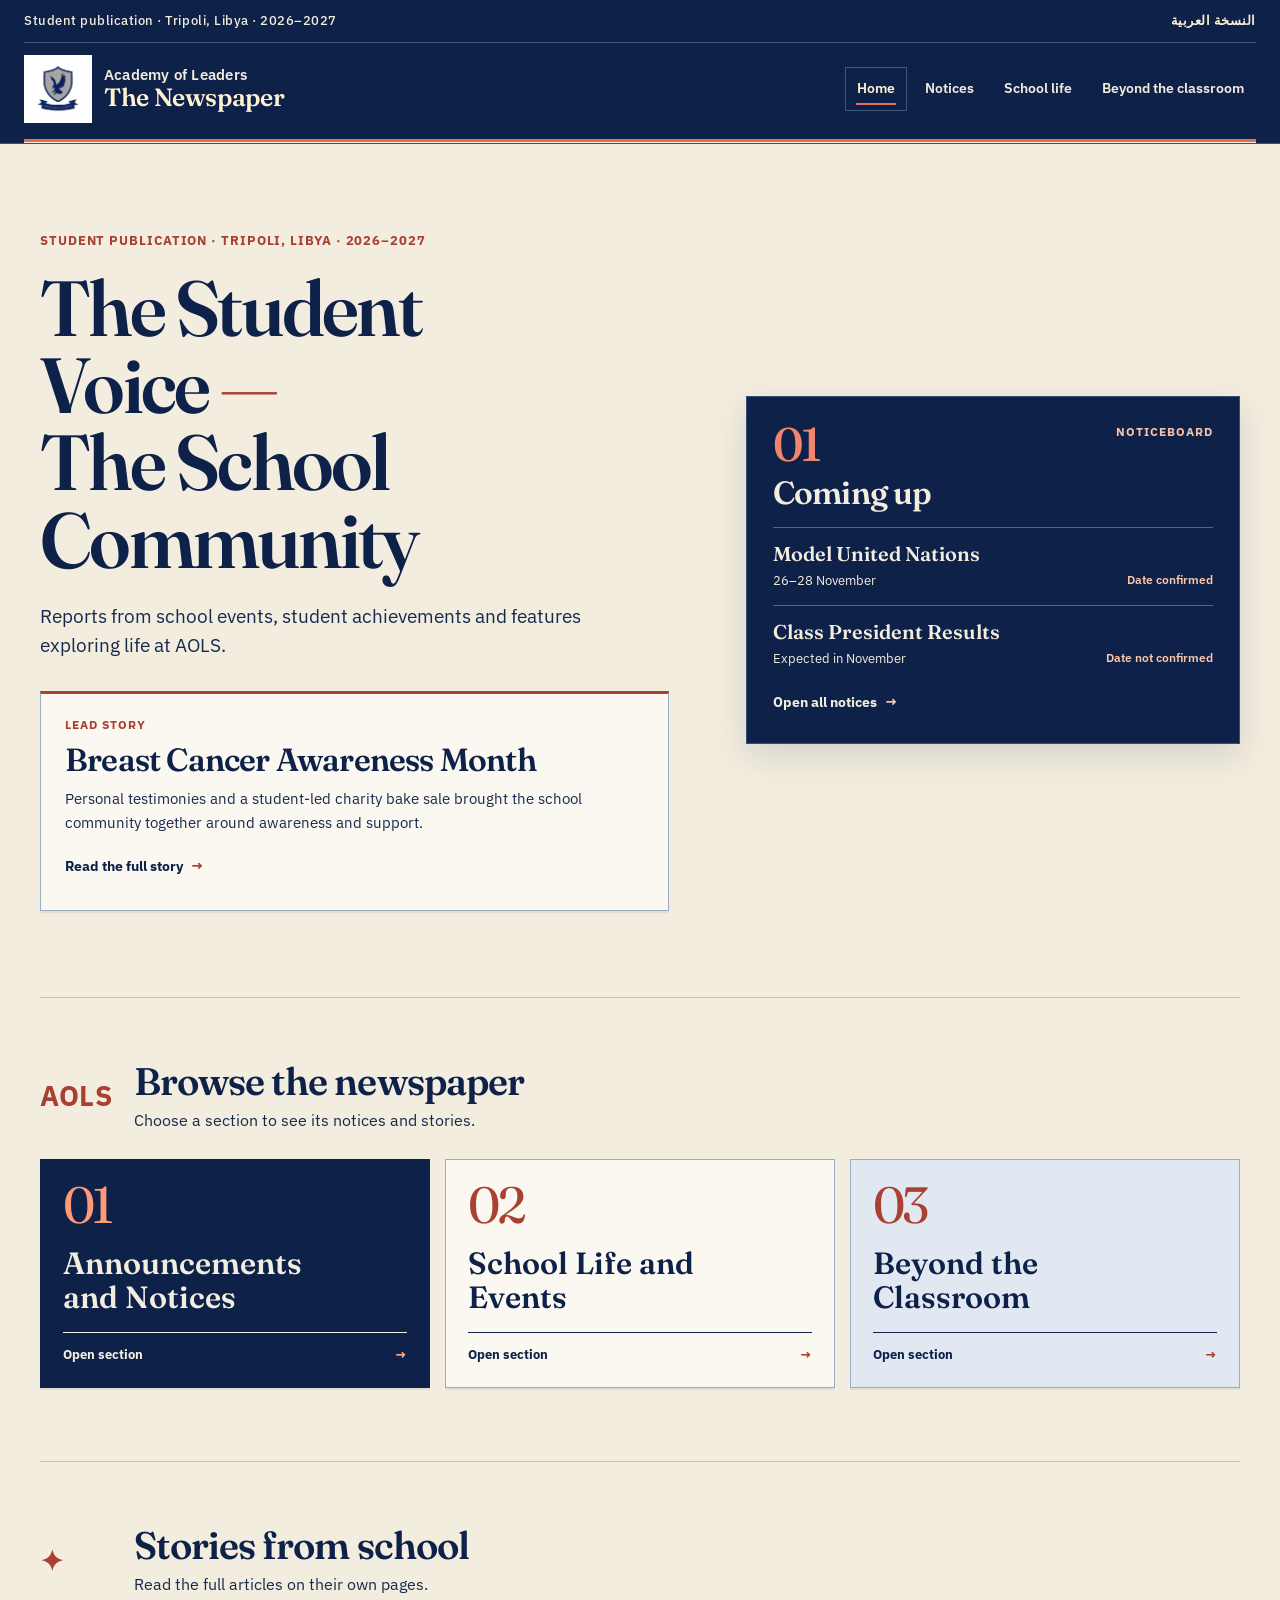
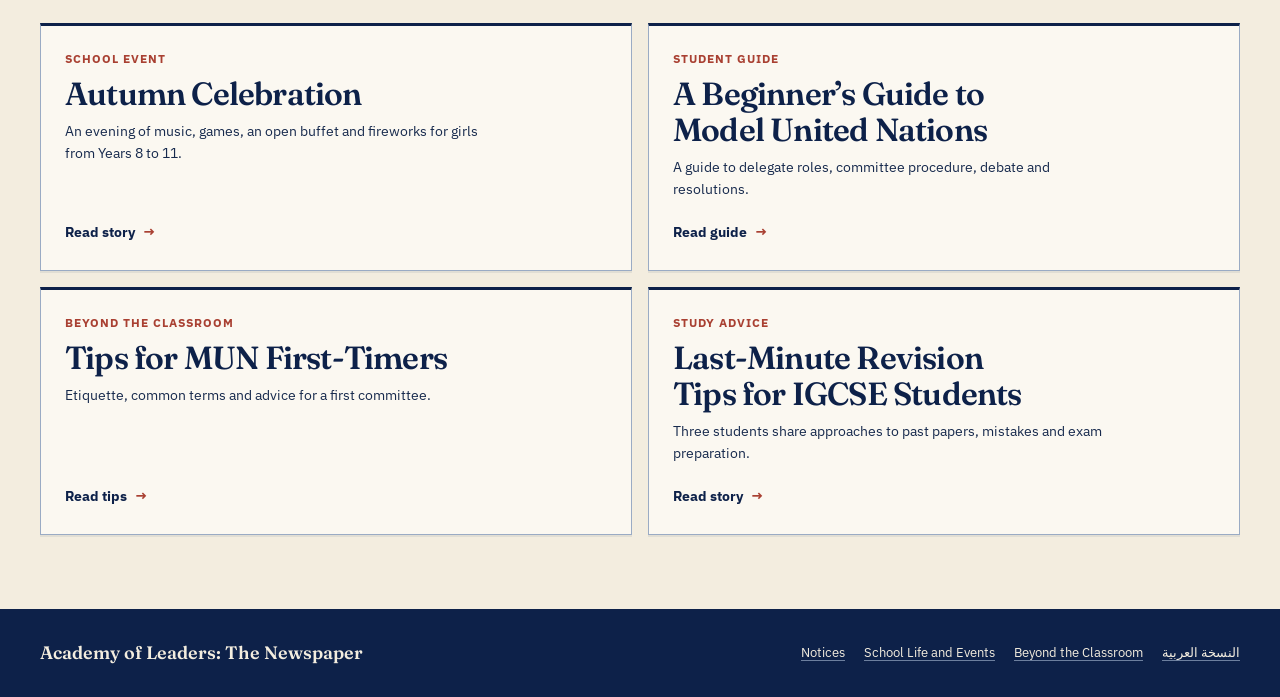
<file: outputs/index.html>
<!doctype html>
<html lang="en">
<head>
  <meta charset="utf-8" />
  <meta name="viewport" content="width=device-width, initial-scale=1" />
  <meta name="theme-color" content="#0d2149" />
  <meta name="description" content="The Academy of Leaders student newspaper: school notices, events and student guides from Tripoli." />
  <title>Home | Academy of Leaders: The Newspaper</title>
  <link rel="preconnect" href="https://fonts.googleapis.com" />
  <link rel="preconnect" href="https://fonts.gstatic.com" crossorigin />
  <link href="https://fonts.googleapis.com/css2?family=Fraunces:opsz,wght@9..144,500;9..144,600;9..144,700&family=IBM+Plex+Sans:wght@400;500;600;700&display=swap" rel="stylesheet" />
  <link rel="stylesheet" href="styles.css" />
  <link rel="stylesheet" href="enhancements.css" />
</head>
<body data-page="home">
  <a class="skip-link" href="#main">Skip to the newspaper</a>
<header class="masthead">
  <div class="masthead-meta">
    <span>Student publication <span aria-hidden="true">·</span> Tripoli, Libya <span aria-hidden="true">·</span> 2026–2027</span>
    <a class="language-link" href="https://sites.google.com/view/academyofleadersarabicpaper/home" lang="ar" hreflang="ar" dir="rtl">النسخة العربية</a>
  </div>
  <div class="masthead-main wrap">
    <a class="wordmark" href="index.html" aria-label="Academy of Leaders: The Newspaper, home">
      <img src="assets/academy-crest.jpg" alt="Academy of Leaders International School crest" width="68" height="68" />
      <span><span class="wordmark-school">Academy of Leaders</span><span class="wordmark-title">The Newspaper</span></span>
    </a>
    <nav class="primary-nav" aria-label="Newspaper sections">
      <a class="nav-link" href="index.html" aria-current="page">Home</a>
<a class="nav-link" href="announcements.html">Notices</a>
<a class="nav-link" href="school-life.html">School life</a>
<a class="nav-link" href="beyond.html">Beyond the classroom</a>
    </nav>
  </div>
  <div class="masthead-rule" aria-hidden="true"></div>
</header>
  <main id="main">
    <section class="front-page wrap" aria-labelledby="page-title">
  <div class="front-copy reveal">
    <p class="edition-line">Student publication <span aria-hidden="true">·</span> Tripoli, Libya <span aria-hidden="true">·</span> 2026–2027</p>
    <h1 id="page-title">The Student Voice <span class="title-join">—</span> The School Community</h1>
    <p class="front-deck">Reports from school events, student achievements and features exploring life at AOLS.</p>
    <article class="lead-story-box">
      <p class="card-category">Lead story</p>
      <h2><a href="articles/breast-cancer.html">Breast Cancer Awareness Month</a></h2>
      <p>Personal testimonies and a student-led charity bake sale brought the school community together around awareness and support.</p>
      <a class="action-link" href="articles/breast-cancer.html">Read the full story <span aria-hidden="true">→</span></a>
    </article>
  </div>
  <aside class="upcoming-box reveal" aria-labelledby="upcoming-title">
    <div class="box-topline"><span class="folio" aria-hidden="true">01</span><span class="card-category">Noticeboard</span></div>
    <h2 id="upcoming-title">Coming up</h2>
    <div class="upcoming-item"><h3>Model United Nations</h3><p>26–28 November <span class="notice-status">Date confirmed</span></p></div>
    <div class="upcoming-item"><h3>Class President Results</h3><p>Expected in November <span class="notice-status">Date not confirmed</span></p></div>
    <a class="action-link action-link-light" href="announcements.html">Open all notices <span aria-hidden="true">→</span></a>
  </aside>
</section>

<section class="directory-section wrap" aria-labelledby="directory-title">
  <div class="section-heading reveal"><span class="folio" aria-hidden="true">AOLS</span><div><h2 id="directory-title">Browse the newspaper</h2><p>Choose a section to see its notices and stories.</p></div></div>
  <div class="directory-grid">
    <a class="directory-card directory-card-dark reveal" href="announcements.html"><span class="directory-number">01</span><span class="directory-title">Announcements and Notices</span><span class="directory-action">Open section <span aria-hidden="true">→</span></span></a>
    <a class="directory-card reveal" href="school-life.html"><span class="directory-number">02</span><span class="directory-title">School Life and Events</span><span class="directory-action">Open section <span aria-hidden="true">→</span></span></a>
    <a class="directory-card directory-card-soft reveal" href="beyond.html"><span class="directory-number">03</span><span class="directory-title">Beyond the Classroom</span><span class="directory-action">Open section <span aria-hidden="true">→</span></span></a>
  </div>
</section>

<section class="latest-section wrap" aria-labelledby="latest-title">
  <div class="section-heading reveal"><span class="folio" aria-hidden="true">✦</span><div><h2 id="latest-title">Stories from school</h2><p>Read the full articles on their own pages.</p></div></div>
  <div class="story-grid">
    <article class="story-card reveal">
  <p class="card-category">School event</p>
  <h2><a href="articles/autumn-celebration.html">Autumn Celebration</a></h2>
  <p>An evening of music, games, an open buffet and fireworks for girls from Years 8 to 11.</p>
  <a class="action-link" href="articles/autumn-celebration.html">Read story <span aria-hidden="true">→</span></a>
</article>
<article class="story-card reveal">
  <p class="card-category">Student guide</p>
  <h2><a href="articles/mun-guide.html">A Beginner’s Guide to Model United Nations</a></h2>
  <p>A guide to delegate roles, committee procedure, debate and resolutions.</p>
  <a class="action-link" href="articles/mun-guide.html">Read guide <span aria-hidden="true">→</span></a>
</article>
<article class="story-card reveal">
  <p class="card-category">Beyond the classroom</p>
  <h2><a href="articles/mun-first-timers.html">Tips for MUN First-Timers</a></h2>
  <p>Etiquette, common terms and advice for a first committee.</p>
  <a class="action-link" href="articles/mun-first-timers.html">Read tips <span aria-hidden="true">→</span></a>
</article>
<article class="story-card reveal">
  <p class="card-category">Study advice</p>
  <h2><a href="articles/revision-tips.html">Last-Minute Revision Tips for IGCSE Students</a></h2>
  <p>Three students share approaches to past papers, mistakes and exam preparation.</p>
  <a class="action-link" href="articles/revision-tips.html">Read story <span aria-hidden="true">→</span></a>
</article>
  </div>
</section>
  </main>
  <footer class="footer wrap">
  <a class="footer-brand" href="index.html">Academy of Leaders: The Newspaper</a>
  <nav aria-label="Footer navigation">
    <a href="announcements.html">Notices</a>
    <a href="school-life.html">School Life and Events</a>
    <a href="beyond.html">Beyond the Classroom</a>
    <a href="https://sites.google.com/view/academyofleadersarabicpaper/home" lang="ar" hreflang="ar" dir="rtl">النسخة العربية</a>
  </nav>
</footer>
<script src="motion.js" defer></script>
</body>
</html>
</file>
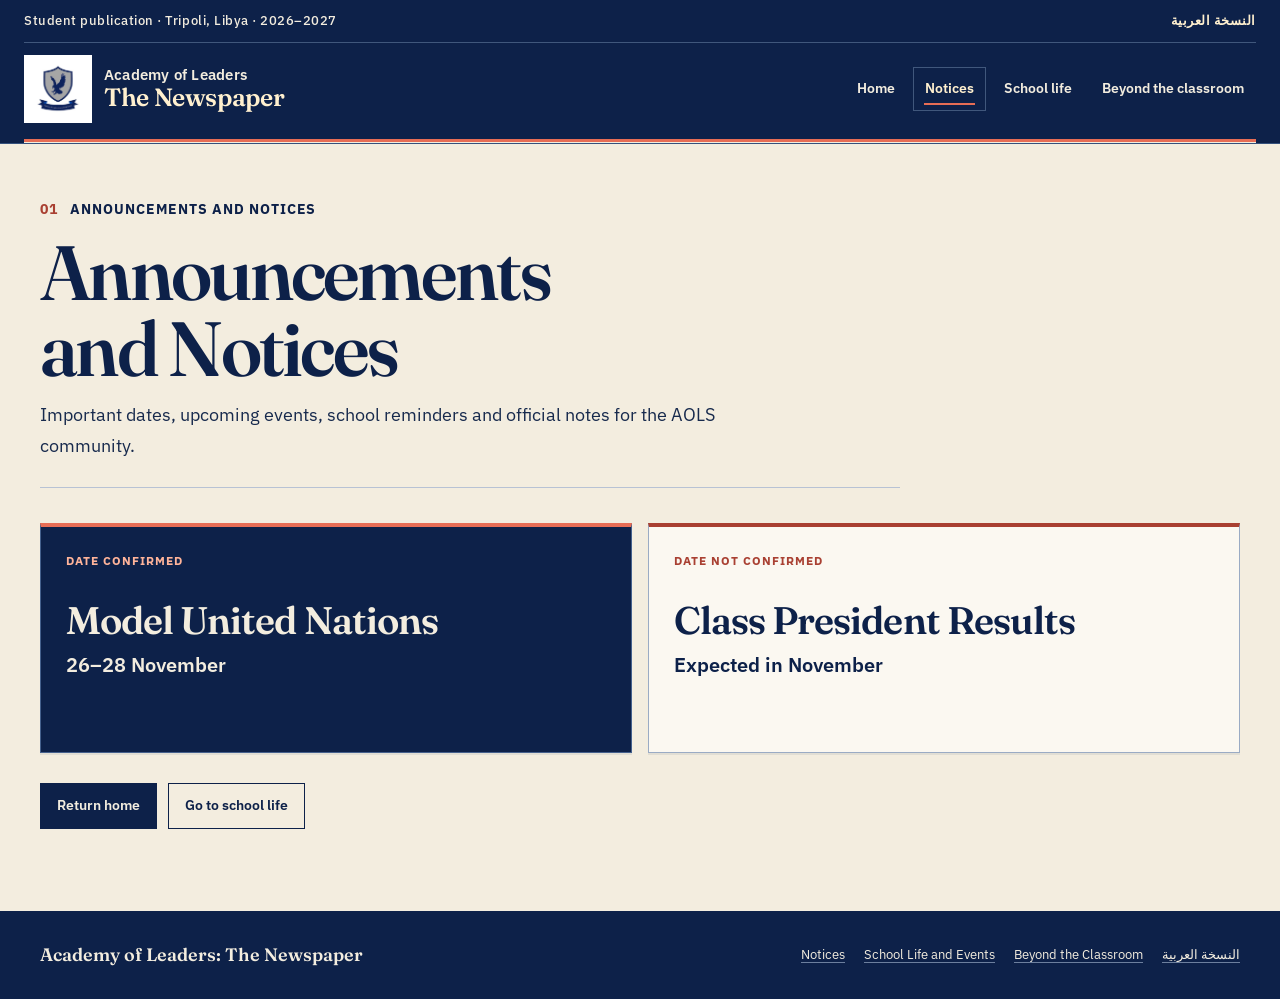
<file: outputs/announcements.html>
<!doctype html>
<html lang="en">
<head>
  <meta charset="utf-8" />
  <meta name="viewport" content="width=device-width, initial-scale=1" />
  <meta name="theme-color" content="#0d2149" />
  <meta name="description" content="Important dates, upcoming events and official notes for the AOLS community." />
  <title>Announcements and Notices | Academy of Leaders: The Newspaper</title>
  <link rel="preconnect" href="https://fonts.googleapis.com" />
  <link rel="preconnect" href="https://fonts.gstatic.com" crossorigin />
  <link href="https://fonts.googleapis.com/css2?family=Fraunces:opsz,wght@9..144,500;9..144,600;9..144,700&family=IBM+Plex+Sans:wght@400;500;600;700&display=swap" rel="stylesheet" />
  <link rel="stylesheet" href="styles.css" />
  <link rel="stylesheet" href="enhancements.css" />
</head>
<body data-page="announcements">
  <a class="skip-link" href="#main">Skip to the newspaper</a>
<header class="masthead">
  <div class="masthead-meta">
    <span>Student publication <span aria-hidden="true">·</span> Tripoli, Libya <span aria-hidden="true">·</span> 2026–2027</span>
    <a class="language-link" href="https://sites.google.com/view/academyofleadersarabicpaper/home" lang="ar" hreflang="ar" dir="rtl">النسخة العربية</a>
  </div>
  <div class="masthead-main wrap">
    <a class="wordmark" href="index.html" aria-label="Academy of Leaders: The Newspaper, home">
      <img src="assets/academy-crest.jpg" alt="Academy of Leaders International School crest" width="68" height="68" />
      <span><span class="wordmark-school">Academy of Leaders</span><span class="wordmark-title">The Newspaper</span></span>
    </a>
    <nav class="primary-nav" aria-label="Newspaper sections">
      <a class="nav-link" href="index.html">Home</a>
<a class="nav-link" href="announcements.html" aria-current="page">Notices</a>
<a class="nav-link" href="school-life.html">School life</a>
<a class="nav-link" href="beyond.html">Beyond the classroom</a>
    </nav>
  </div>
  <div class="masthead-rule" aria-hidden="true"></div>
</header>
  <main id="main">
    <section class="section-page wrap" aria-labelledby="page-title">
  <header class="page-intro reveal">
    <p class="page-folio">01 <span>Announcements and Notices</span></p>
    <h1 id="page-title">Announcements and Notices</h1>
    <p>Important dates, upcoming events, school reminders and official notes for the AOLS community.</p>
  </header>
  <div class="notice-grid">
    <article class="notice-card notice-card-dark reveal">
      <p class="card-category">Date confirmed</p>
      <h2>Model United Nations</h2>
      <p class="notice-date">26–28 November</p>
    </article>
    <article class="notice-card reveal">
      <p class="card-category">Date not confirmed</p>
      <h2>Class President Results</h2>
      <p class="notice-date">Expected in November</p>
    </article>
  </div>
  <div class="page-actions reveal"><a class="button-link" href="index.html">Return home</a><a class="button-link button-link-outline" href="school-life.html">Go to school life</a></div>
</section>
  </main>
  <footer class="footer wrap">
  <a class="footer-brand" href="index.html">Academy of Leaders: The Newspaper</a>
  <nav aria-label="Footer navigation">
    <a href="announcements.html">Notices</a>
    <a href="school-life.html">School Life and Events</a>
    <a href="beyond.html">Beyond the Classroom</a>
    <a href="https://sites.google.com/view/academyofleadersarabicpaper/home" lang="ar" hreflang="ar" dir="rtl">النسخة العربية</a>
  </nav>
</footer>
<script src="motion.js" defer></script>
</body>
</html>
</file>
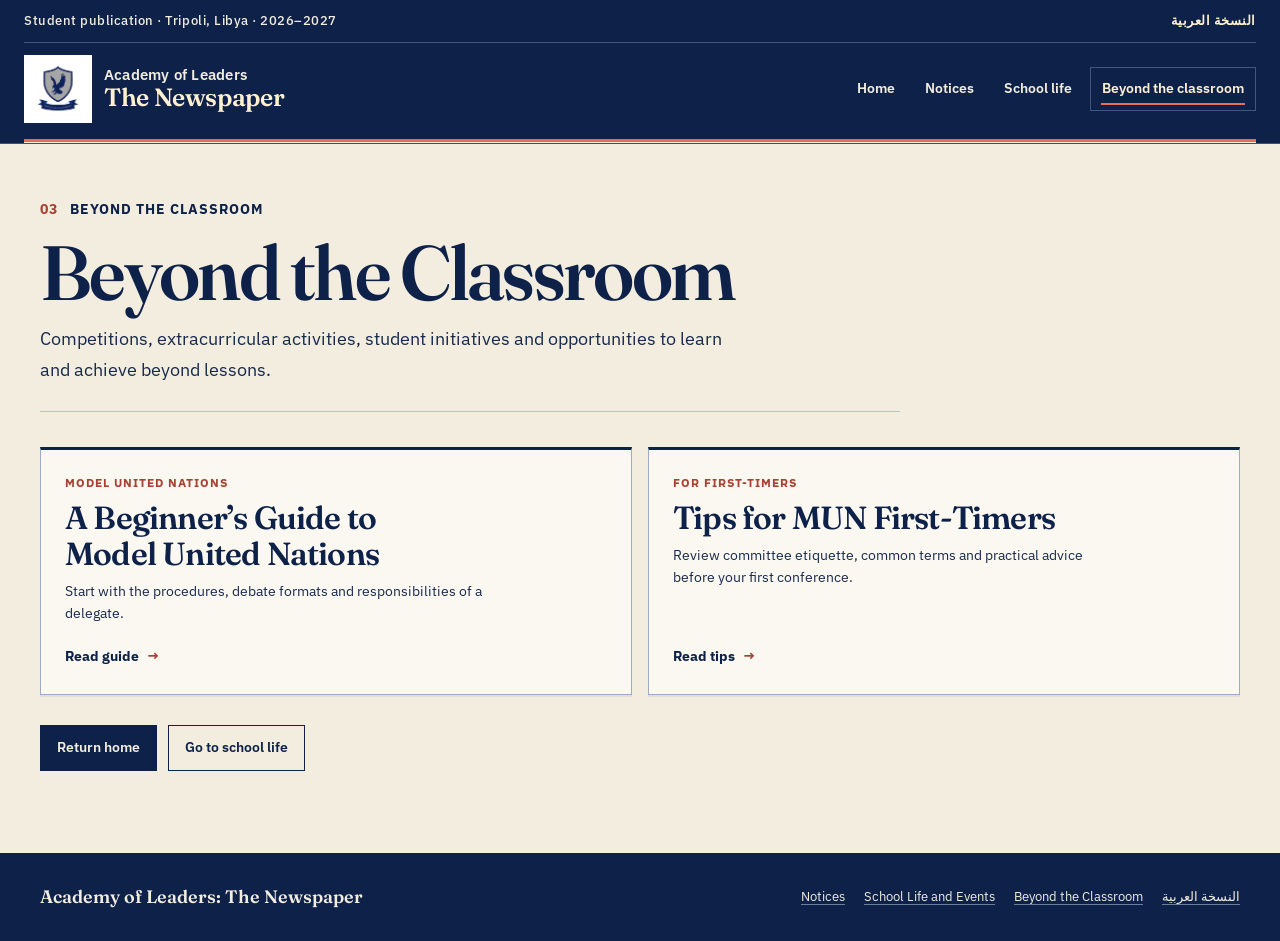
<file: outputs/beyond.html>
<!doctype html>
<html lang="en">
<head>
  <meta charset="utf-8" />
  <meta name="viewport" content="width=device-width, initial-scale=1" />
  <meta name="theme-color" content="#0d2149" />
  <meta name="description" content="Competitions, activities, student initiatives and learning beyond lessons." />
  <title>Beyond the Classroom | Academy of Leaders: The Newspaper</title>
  <link rel="preconnect" href="https://fonts.googleapis.com" />
  <link rel="preconnect" href="https://fonts.gstatic.com" crossorigin />
  <link href="https://fonts.googleapis.com/css2?family=Fraunces:opsz,wght@9..144,500;9..144,600;9..144,700&family=IBM+Plex+Sans:wght@400;500;600;700&display=swap" rel="stylesheet" />
  <link rel="stylesheet" href="styles.css" />
  <link rel="stylesheet" href="enhancements.css" />
</head>
<body data-page="beyond">
  <a class="skip-link" href="#main">Skip to the newspaper</a>
<header class="masthead">
  <div class="masthead-meta">
    <span>Student publication <span aria-hidden="true">·</span> Tripoli, Libya <span aria-hidden="true">·</span> 2026–2027</span>
    <a class="language-link" href="https://sites.google.com/view/academyofleadersarabicpaper/home" lang="ar" hreflang="ar" dir="rtl">النسخة العربية</a>
  </div>
  <div class="masthead-main wrap">
    <a class="wordmark" href="index.html" aria-label="Academy of Leaders: The Newspaper, home">
      <img src="assets/academy-crest.jpg" alt="Academy of Leaders International School crest" width="68" height="68" />
      <span><span class="wordmark-school">Academy of Leaders</span><span class="wordmark-title">The Newspaper</span></span>
    </a>
    <nav class="primary-nav" aria-label="Newspaper sections">
      <a class="nav-link" href="index.html">Home</a>
<a class="nav-link" href="announcements.html">Notices</a>
<a class="nav-link" href="school-life.html">School life</a>
<a class="nav-link" href="beyond.html" aria-current="page">Beyond the classroom</a>
    </nav>
  </div>
  <div class="masthead-rule" aria-hidden="true"></div>
</header>
  <main id="main">
    <section class="section-page wrap" aria-labelledby="page-title">
  <header class="page-intro reveal">
    <p class="page-folio">03 <span>Beyond the Classroom</span></p>
    <h1 id="page-title">Beyond the Classroom</h1>
    <p>Competitions, extracurricular activities, student initiatives and opportunities to learn and achieve beyond lessons.</p>
  </header>
  <div class="story-grid"><article class="story-card reveal">
  <p class="card-category">Model United Nations</p>
  <h2><a href="articles/mun-guide.html">A Beginner’s Guide to Model United Nations</a></h2>
  <p>Start with the procedures, debate formats and responsibilities of a delegate.</p>
  <a class="action-link" href="articles/mun-guide.html">Read guide <span aria-hidden="true">→</span></a>
</article> <article class="story-card reveal">
  <p class="card-category">For first-timers</p>
  <h2><a href="articles/mun-first-timers.html">Tips for MUN First-Timers</a></h2>
  <p>Review committee etiquette, common terms and practical advice before your first conference.</p>
  <a class="action-link" href="articles/mun-first-timers.html">Read tips <span aria-hidden="true">→</span></a>
</article></div>
  <div class="page-actions reveal"><a class="button-link" href="index.html">Return home</a><a class="button-link button-link-outline" href="school-life.html">Go to school life</a></div>
</section>
  </main>
  <footer class="footer wrap">
  <a class="footer-brand" href="index.html">Academy of Leaders: The Newspaper</a>
  <nav aria-label="Footer navigation">
    <a href="announcements.html">Notices</a>
    <a href="school-life.html">School Life and Events</a>
    <a href="beyond.html">Beyond the Classroom</a>
    <a href="https://sites.google.com/view/academyofleadersarabicpaper/home" lang="ar" hreflang="ar" dir="rtl">النسخة العربية</a>
  </nav>
</footer>
<script src="motion.js" defer></script>
</body>
</html>
</file>
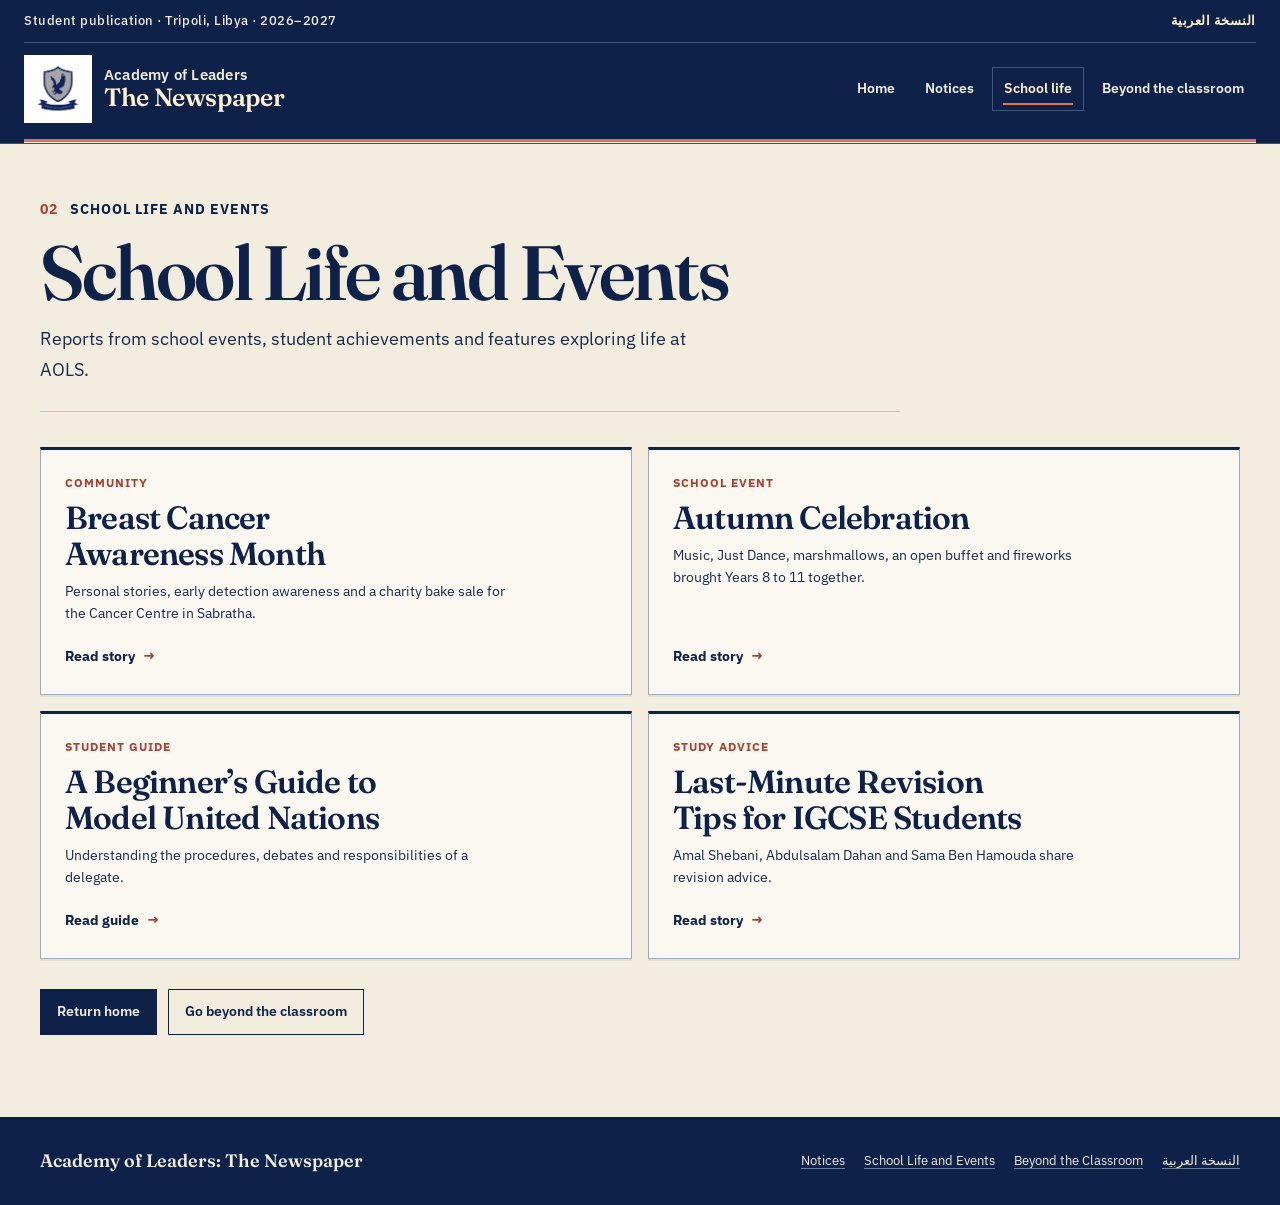
<file: outputs/school-life.html>
<!doctype html>
<html lang="en">
<head>
  <meta charset="utf-8" />
  <meta name="viewport" content="width=device-width, initial-scale=1" />
  <meta name="theme-color" content="#0d2149" />
  <meta name="description" content="Reports from school events, student achievements and features exploring life at AOLS." />
  <title>School Life and Events | Academy of Leaders: The Newspaper</title>
  <link rel="preconnect" href="https://fonts.googleapis.com" />
  <link rel="preconnect" href="https://fonts.gstatic.com" crossorigin />
  <link href="https://fonts.googleapis.com/css2?family=Fraunces:opsz,wght@9..144,500;9..144,600;9..144,700&family=IBM+Plex+Sans:wght@400;500;600;700&display=swap" rel="stylesheet" />
  <link rel="stylesheet" href="styles.css" />
  <link rel="stylesheet" href="enhancements.css" />
</head>
<body data-page="school-life">
  <a class="skip-link" href="#main">Skip to the newspaper</a>
<header class="masthead">
  <div class="masthead-meta">
    <span>Student publication <span aria-hidden="true">·</span> Tripoli, Libya <span aria-hidden="true">·</span> 2026–2027</span>
    <a class="language-link" href="https://sites.google.com/view/academyofleadersarabicpaper/home" lang="ar" hreflang="ar" dir="rtl">النسخة العربية</a>
  </div>
  <div class="masthead-main wrap">
    <a class="wordmark" href="index.html" aria-label="Academy of Leaders: The Newspaper, home">
      <img src="assets/academy-crest.jpg" alt="Academy of Leaders International School crest" width="68" height="68" />
      <span><span class="wordmark-school">Academy of Leaders</span><span class="wordmark-title">The Newspaper</span></span>
    </a>
    <nav class="primary-nav" aria-label="Newspaper sections">
      <a class="nav-link" href="index.html">Home</a>
<a class="nav-link" href="announcements.html">Notices</a>
<a class="nav-link" href="school-life.html" aria-current="page">School life</a>
<a class="nav-link" href="beyond.html">Beyond the classroom</a>
    </nav>
  </div>
  <div class="masthead-rule" aria-hidden="true"></div>
</header>
  <main id="main">
    <section class="section-page wrap" aria-labelledby="page-title">
  <header class="page-intro reveal">
    <p class="page-folio">02 <span>School Life and Events</span></p>
    <h1 id="page-title">School Life and Events</h1>
    <p>Reports from school events, student achievements and features exploring life at AOLS.</p>
  </header>
  <div class="story-grid"><article class="story-card reveal">
  <p class="card-category">Community</p>
  <h2><a href="articles/breast-cancer.html">Breast Cancer Awareness Month</a></h2>
  <p>Personal stories, early detection awareness and a charity bake sale for the Cancer Centre in Sabratha.</p>
  <a class="action-link" href="articles/breast-cancer.html">Read story <span aria-hidden="true">→</span></a>
</article> <article class="story-card reveal">
  <p class="card-category">School event</p>
  <h2><a href="articles/autumn-celebration.html">Autumn Celebration</a></h2>
  <p>Music, Just Dance, marshmallows, an open buffet and fireworks brought Years 8 to 11 together.</p>
  <a class="action-link" href="articles/autumn-celebration.html">Read story <span aria-hidden="true">→</span></a>
</article> <article class="story-card reveal">
  <p class="card-category">Student guide</p>
  <h2><a href="articles/mun-guide.html">A Beginner’s Guide to Model United Nations</a></h2>
  <p>Understanding the procedures, debates and responsibilities of a delegate.</p>
  <a class="action-link" href="articles/mun-guide.html">Read guide <span aria-hidden="true">→</span></a>
</article> <article class="story-card reveal">
  <p class="card-category">Study advice</p>
  <h2><a href="articles/revision-tips.html">Last-Minute Revision Tips for IGCSE Students</a></h2>
  <p>Amal Shebani, Abdulsalam Dahan and Sama Ben Hamouda share revision advice.</p>
  <a class="action-link" href="articles/revision-tips.html">Read story <span aria-hidden="true">→</span></a>
</article></div>
  <div class="page-actions reveal"><a class="button-link" href="index.html">Return home</a><a class="button-link button-link-outline" href="beyond.html">Go beyond the classroom</a></div>
</section>
  </main>
  <footer class="footer wrap">
  <a class="footer-brand" href="index.html">Academy of Leaders: The Newspaper</a>
  <nav aria-label="Footer navigation">
    <a href="announcements.html">Notices</a>
    <a href="school-life.html">School Life and Events</a>
    <a href="beyond.html">Beyond the Classroom</a>
    <a href="https://sites.google.com/view/academyofleadersarabicpaper/home" lang="ar" hreflang="ar" dir="rtl">النسخة العربية</a>
  </nav>
</footer>
<script src="motion.js" defer></script>
</body>
</html>
</file>
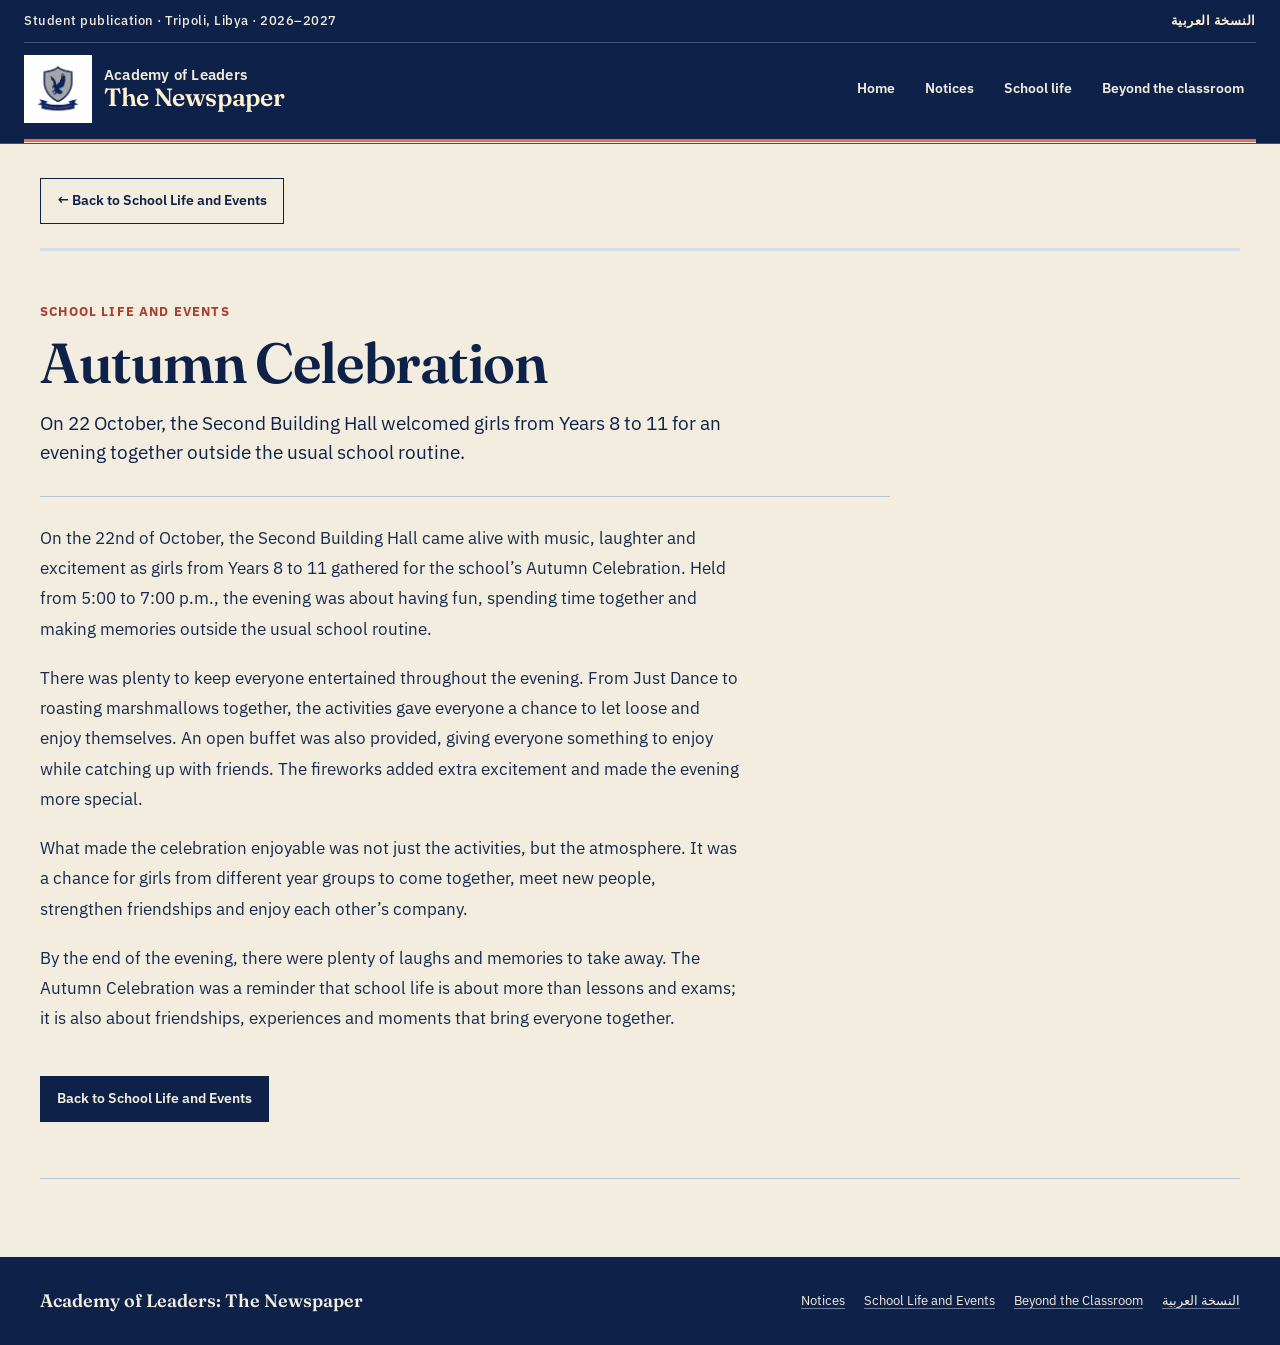
<file: outputs/articles/autumn-celebration.html>
<!doctype html>
<html lang="en">
<head>
  <meta charset="utf-8" />
  <meta name="viewport" content="width=device-width, initial-scale=1" />
  <meta name="theme-color" content="#0d2149" />
  <meta name="description" content="Read the full article from the Academy of Leaders student newspaper." />
  <title>Autumn Celebration | Academy of Leaders: The Newspaper</title>
  <link rel="preconnect" href="https://fonts.googleapis.com" />
  <link rel="preconnect" href="https://fonts.gstatic.com" crossorigin />
  <link href="https://fonts.googleapis.com/css2?family=Fraunces:opsz,wght@9..144,500;9..144,600;9..144,700&family=IBM+Plex+Sans:wght@400;500;600;700&display=swap" rel="stylesheet" />
  <link rel="stylesheet" href="../styles.css" />
  <link rel="stylesheet" href="../enhancements.css" />
</head>
<body data-page="article">
  <a class="skip-link" href="#main">Skip to the newspaper</a>
<header class="masthead">
  <div class="masthead-meta">
    <span>Student publication <span aria-hidden="true">·</span> Tripoli, Libya <span aria-hidden="true">·</span> 2026–2027</span>
    <a class="language-link" href="https://sites.google.com/view/academyofleadersarabicpaper/home" lang="ar" hreflang="ar" dir="rtl">النسخة العربية</a>
  </div>
  <div class="masthead-main wrap">
    <a class="wordmark" href="../index.html" aria-label="Academy of Leaders: The Newspaper, home">
      <img src="../assets/academy-crest.jpg" alt="Academy of Leaders International School crest" width="68" height="68" />
      <span><span class="wordmark-school">Academy of Leaders</span><span class="wordmark-title">The Newspaper</span></span>
    </a>
    <nav class="primary-nav" aria-label="Newspaper sections">
      <a class="nav-link" href="../index.html">Home</a>
<a class="nav-link" href="../announcements.html">Notices</a>
<a class="nav-link" href="../school-life.html">School life</a>
<a class="nav-link" href="../beyond.html">Beyond the classroom</a>
    </nav>
  </div>
  <div class="masthead-rule" aria-hidden="true"></div>
</header>
  <main id="main">
    <section class="article-page wrap">
  <a class="button-link button-link-outline article-return reveal" href="../school-life.html">← Back to School Life and Events</a>
  <div class="reading-progress" aria-hidden="true"><span></span></div>
  <article class="article" id="autumn-celebration">
          <div class="article-head reveal">
            <p class="article-category">School Life and Events</p>
            <h1>Autumn Celebration</h1>
            <p class="article-standfirst">On 22 October, the Second Building Hall welcomed girls from Years 8 to 11 for an evening together outside the usual school routine.</p>
          </div>
          <div class="article-body">
            <p>On the 22nd of October, the Second Building Hall came alive with music, laughter and excitement as girls from Years 8 to 11 gathered for the school’s Autumn Celebration. Held from 5:00 to 7:00 p.m., the evening was about having fun, spending time together and making memories outside the usual school routine.</p>
            <p>There was plenty to keep everyone entertained throughout the evening. From Just Dance to roasting marshmallows together, the activities gave everyone a chance to let loose and enjoy themselves. An open buffet was also provided, giving everyone something to enjoy while catching up with friends. The fireworks added extra excitement and made the evening more special.</p>
            <p>What made the celebration enjoyable was not just the activities, but the atmosphere. It was a chance for girls from different year groups to come together, meet new people, strengthen friendships and enjoy each other’s company.</p>
            <p>By the end of the evening, there were plenty of laughs and memories to take away. The Autumn Celebration was a reminder that school life is about more than lessons and exams; it is also about friendships, experiences and moments that bring everyone together.</p>
          </div>
          
        
    <a class="button-link article-return-bottom" href="../school-life.html">Back to School Life and Events</a>
  </article>
</section>
  </main>
  <footer class="footer wrap">
  <a class="footer-brand" href="../index.html">Academy of Leaders: The Newspaper</a>
  <nav aria-label="Footer navigation">
    <a href="../announcements.html">Notices</a>
    <a href="../school-life.html">School Life and Events</a>
    <a href="../beyond.html">Beyond the Classroom</a>
    <a href="https://sites.google.com/view/academyofleadersarabicpaper/home" lang="ar" hreflang="ar" dir="rtl">النسخة العربية</a>
  </nav>
</footer>
<script src="../motion.js" defer></script>
</body>
</html>
</file>
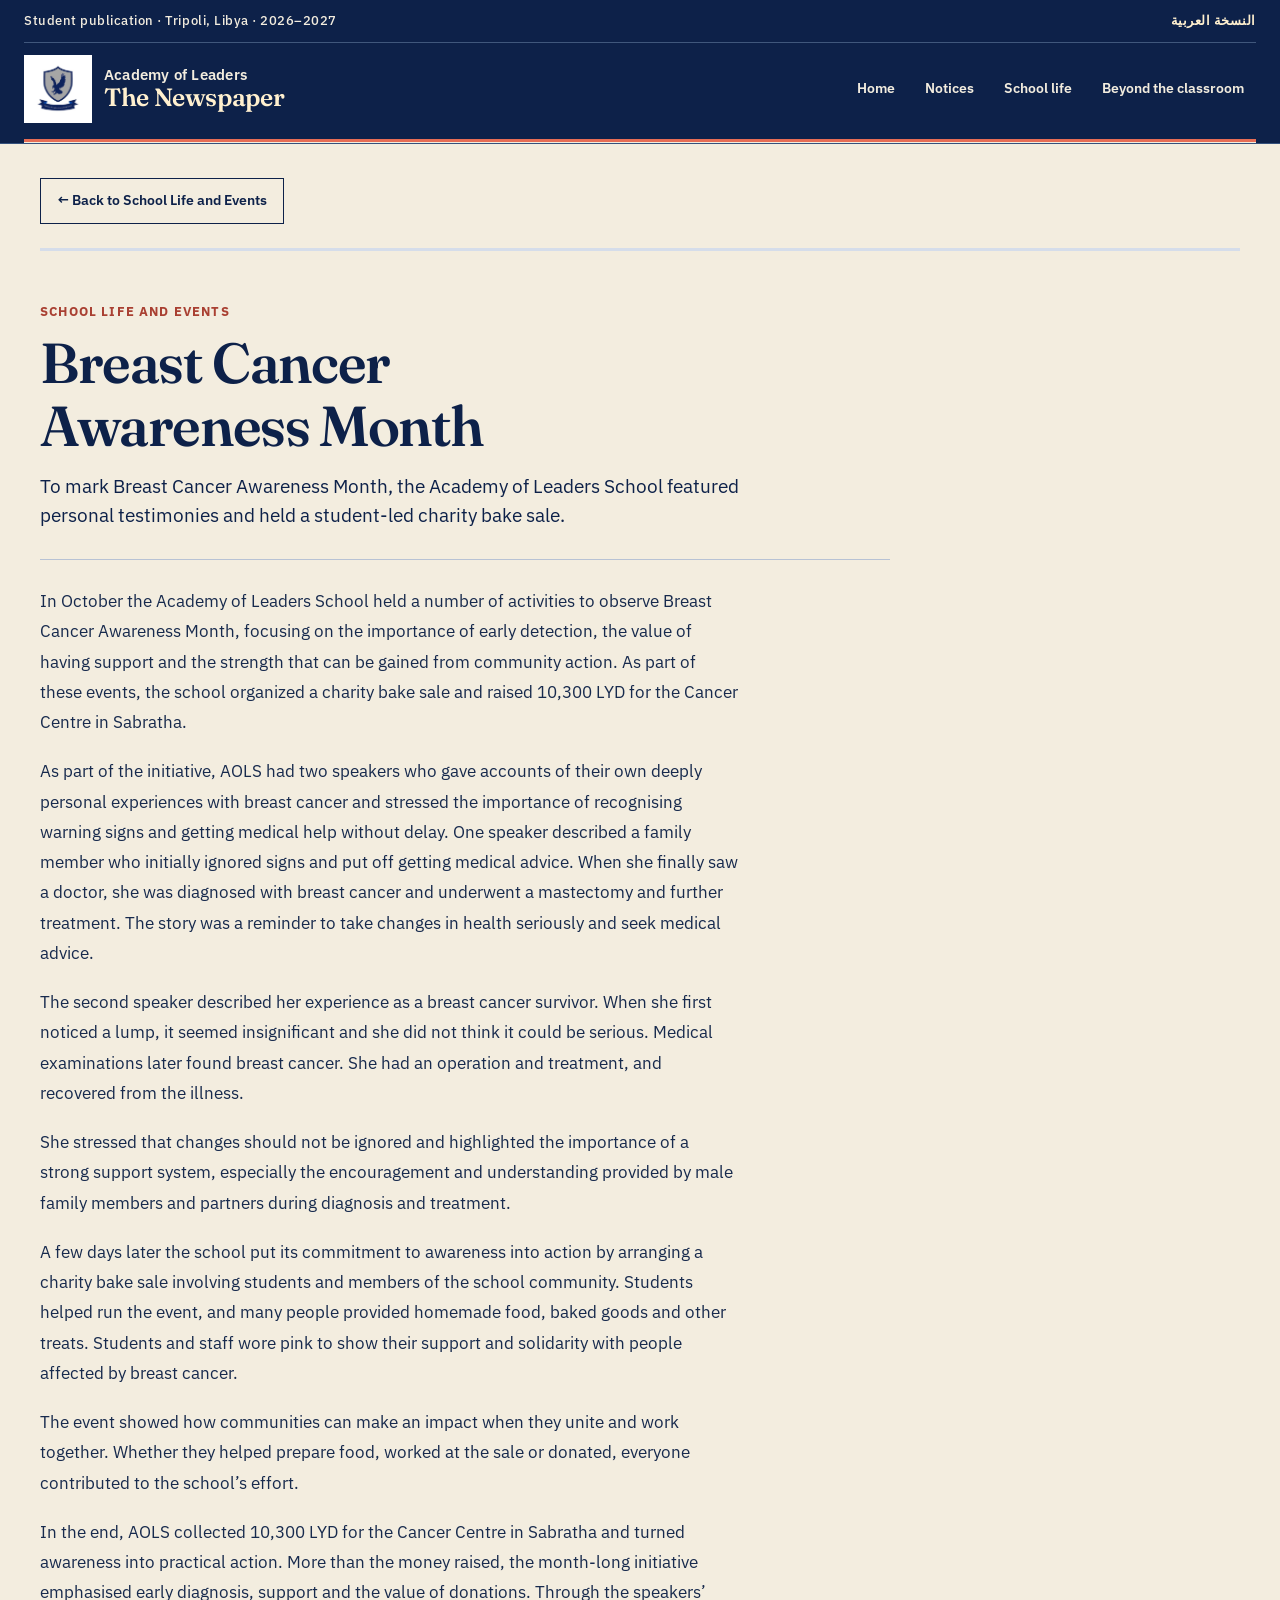
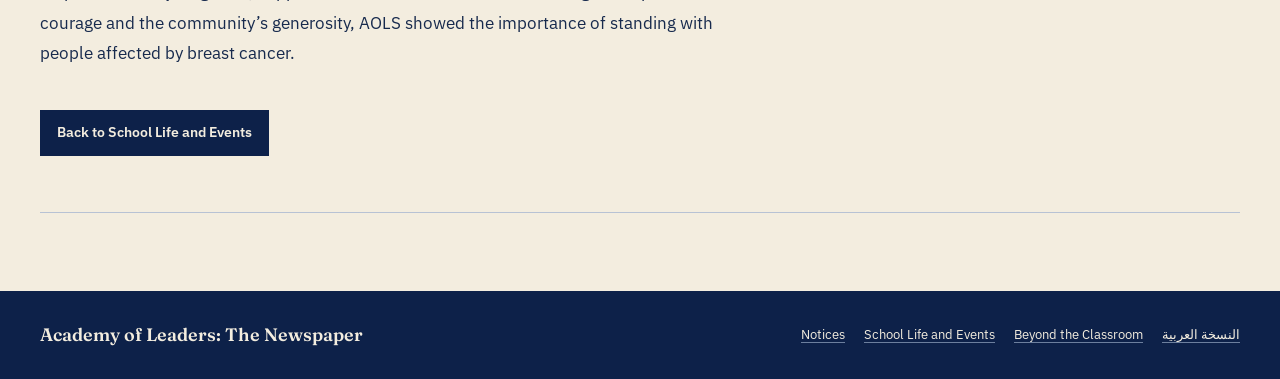
<file: outputs/articles/breast-cancer.html>
<!doctype html>
<html lang="en">
<head>
  <meta charset="utf-8" />
  <meta name="viewport" content="width=device-width, initial-scale=1" />
  <meta name="theme-color" content="#0d2149" />
  <meta name="description" content="Read the full article from the Academy of Leaders student newspaper." />
  <title>Breast Cancer Awareness Month | Academy of Leaders: The Newspaper</title>
  <link rel="preconnect" href="https://fonts.googleapis.com" />
  <link rel="preconnect" href="https://fonts.gstatic.com" crossorigin />
  <link href="https://fonts.googleapis.com/css2?family=Fraunces:opsz,wght@9..144,500;9..144,600;9..144,700&family=IBM+Plex+Sans:wght@400;500;600;700&display=swap" rel="stylesheet" />
  <link rel="stylesheet" href="../styles.css" />
  <link rel="stylesheet" href="../enhancements.css" />
</head>
<body data-page="article">
  <a class="skip-link" href="#main">Skip to the newspaper</a>
<header class="masthead">
  <div class="masthead-meta">
    <span>Student publication <span aria-hidden="true">·</span> Tripoli, Libya <span aria-hidden="true">·</span> 2026–2027</span>
    <a class="language-link" href="https://sites.google.com/view/academyofleadersarabicpaper/home" lang="ar" hreflang="ar" dir="rtl">النسخة العربية</a>
  </div>
  <div class="masthead-main wrap">
    <a class="wordmark" href="../index.html" aria-label="Academy of Leaders: The Newspaper, home">
      <img src="../assets/academy-crest.jpg" alt="Academy of Leaders International School crest" width="68" height="68" />
      <span><span class="wordmark-school">Academy of Leaders</span><span class="wordmark-title">The Newspaper</span></span>
    </a>
    <nav class="primary-nav" aria-label="Newspaper sections">
      <a class="nav-link" href="../index.html">Home</a>
<a class="nav-link" href="../announcements.html">Notices</a>
<a class="nav-link" href="../school-life.html">School life</a>
<a class="nav-link" href="../beyond.html">Beyond the classroom</a>
    </nav>
  </div>
  <div class="masthead-rule" aria-hidden="true"></div>
</header>
  <main id="main">
    <section class="article-page wrap">
  <a class="button-link button-link-outline article-return reveal" href="../school-life.html">← Back to School Life and Events</a>
  <div class="reading-progress" aria-hidden="true"><span></span></div>
  <article class="article" id="breast-cancer">
          <div class="article-head reveal">
            <p class="article-category">School Life and Events</p>
            <h1>Breast Cancer Awareness Month</h1>
            <p class="article-standfirst">To mark Breast Cancer Awareness Month, the Academy of Leaders School featured personal testimonies and held a student-led charity bake sale.</p>
          </div>
          <div class="article-body">
            <p>In October the Academy of Leaders School held a number of activities to observe Breast Cancer Awareness Month, focusing on the importance of early detection, the value of having support and the strength that can be gained from community action. As part of these events, the school organized a charity bake sale and raised 10,300 LYD for the Cancer Centre in Sabratha.</p>
            <p>As part of the initiative, AOLS had two speakers who gave accounts of their own deeply personal experiences with breast cancer and stressed the importance of recognising warning signs and getting medical help without delay. One speaker described a family member who initially ignored signs and put off getting medical advice. When she finally saw a doctor, she was diagnosed with breast cancer and underwent a mastectomy and further treatment. The story was a reminder to take changes in health seriously and seek medical advice.</p>
            <p>The second speaker described her experience as a breast cancer survivor. When she first noticed a lump, it seemed insignificant and she did not think it could be serious. Medical examinations later found breast cancer. She had an operation and treatment, and recovered from the illness.</p>
            <p>She stressed that changes should not be ignored and highlighted the importance of a strong support system, especially the encouragement and understanding provided by male family members and partners during diagnosis and treatment.</p>
            <p>A few days later the school put its commitment to awareness into action by arranging a charity bake sale involving students and members of the school community. Students helped run the event, and many people provided homemade food, baked goods and other treats. Students and staff wore pink to show their support and solidarity with people affected by breast cancer.</p>
            <p>The event showed how communities can make an impact when they unite and work together. Whether they helped prepare food, worked at the sale or donated, everyone contributed to the school’s effort.</p>
            <p>In the end, AOLS collected 10,300 LYD for the Cancer Centre in Sabratha and turned awareness into practical action. More than the money raised, the month-long initiative emphasised early diagnosis, support and the value of donations. Through the speakers’ courage and the community’s generosity, AOLS showed the importance of standing with people affected by breast cancer.</p>
          </div>
          
        
    <a class="button-link article-return-bottom" href="../school-life.html">Back to School Life and Events</a>
  </article>
</section>
  </main>
  <footer class="footer wrap">
  <a class="footer-brand" href="../index.html">Academy of Leaders: The Newspaper</a>
  <nav aria-label="Footer navigation">
    <a href="../announcements.html">Notices</a>
    <a href="../school-life.html">School Life and Events</a>
    <a href="../beyond.html">Beyond the Classroom</a>
    <a href="https://sites.google.com/view/academyofleadersarabicpaper/home" lang="ar" hreflang="ar" dir="rtl">النسخة العربية</a>
  </nav>
</footer>
<script src="../motion.js" defer></script>
</body>
</html>
</file>
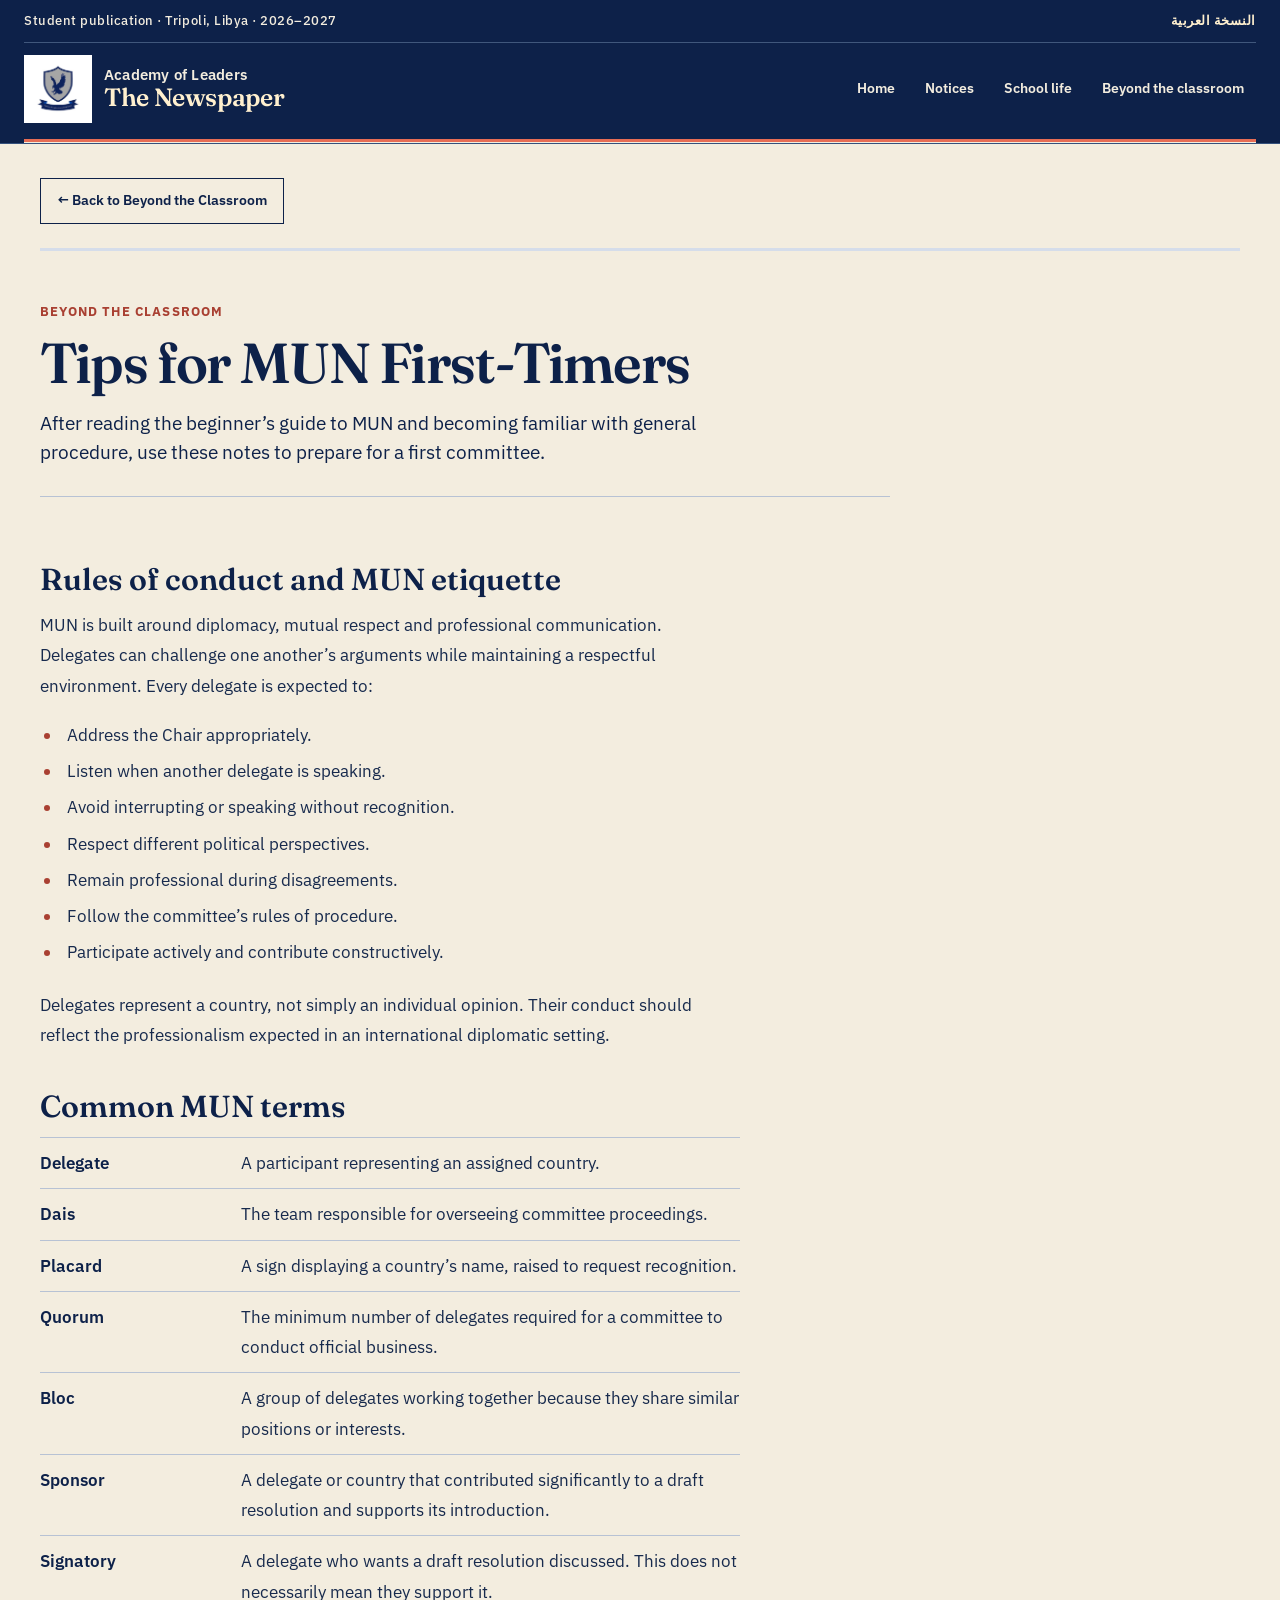
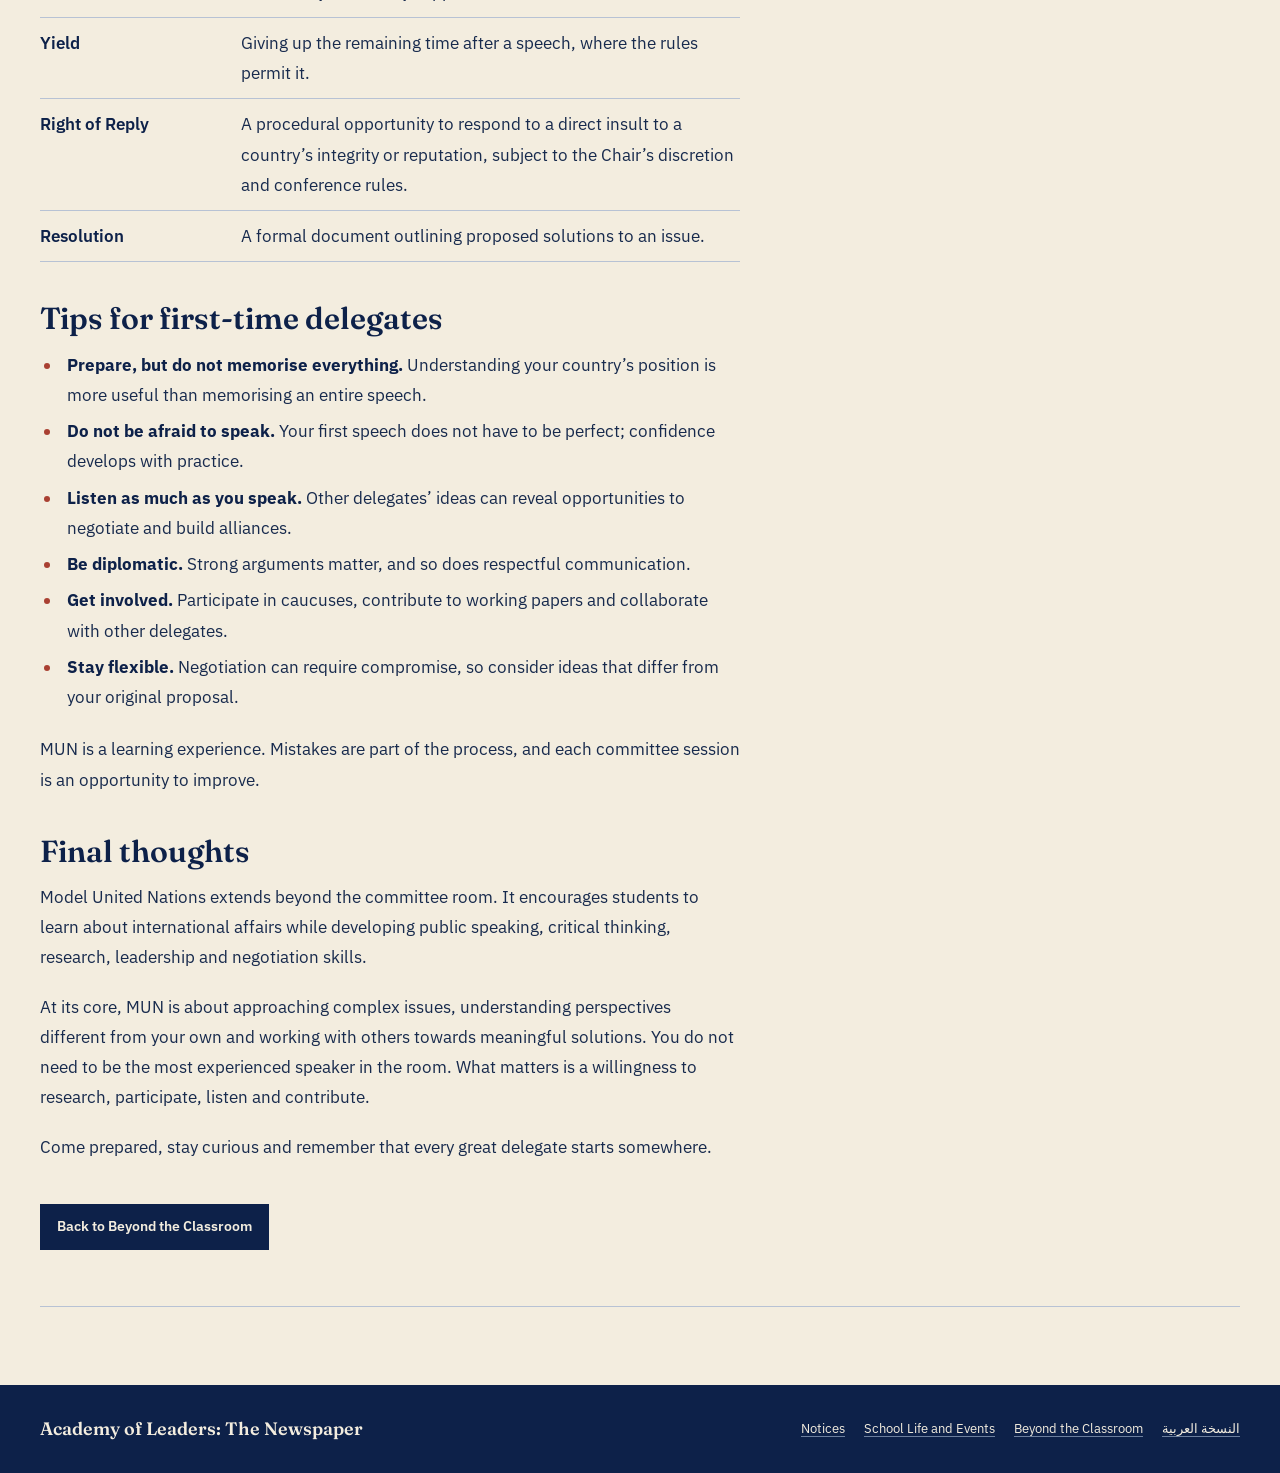
<file: outputs/articles/mun-first-timers.html>
<!doctype html>
<html lang="en">
<head>
  <meta charset="utf-8" />
  <meta name="viewport" content="width=device-width, initial-scale=1" />
  <meta name="theme-color" content="#0d2149" />
  <meta name="description" content="Read the full article from the Academy of Leaders student newspaper." />
  <title>Tips for MUN First-Timers | Academy of Leaders: The Newspaper</title>
  <link rel="preconnect" href="https://fonts.googleapis.com" />
  <link rel="preconnect" href="https://fonts.gstatic.com" crossorigin />
  <link href="https://fonts.googleapis.com/css2?family=Fraunces:opsz,wght@9..144,500;9..144,600;9..144,700&family=IBM+Plex+Sans:wght@400;500;600;700&display=swap" rel="stylesheet" />
  <link rel="stylesheet" href="../styles.css" />
  <link rel="stylesheet" href="../enhancements.css" />
</head>
<body data-page="article">
  <a class="skip-link" href="#main">Skip to the newspaper</a>
<header class="masthead">
  <div class="masthead-meta">
    <span>Student publication <span aria-hidden="true">·</span> Tripoli, Libya <span aria-hidden="true">·</span> 2026–2027</span>
    <a class="language-link" href="https://sites.google.com/view/academyofleadersarabicpaper/home" lang="ar" hreflang="ar" dir="rtl">النسخة العربية</a>
  </div>
  <div class="masthead-main wrap">
    <a class="wordmark" href="../index.html" aria-label="Academy of Leaders: The Newspaper, home">
      <img src="../assets/academy-crest.jpg" alt="Academy of Leaders International School crest" width="68" height="68" />
      <span><span class="wordmark-school">Academy of Leaders</span><span class="wordmark-title">The Newspaper</span></span>
    </a>
    <nav class="primary-nav" aria-label="Newspaper sections">
      <a class="nav-link" href="../index.html">Home</a>
<a class="nav-link" href="../announcements.html">Notices</a>
<a class="nav-link" href="../school-life.html">School life</a>
<a class="nav-link" href="../beyond.html">Beyond the classroom</a>
    </nav>
  </div>
  <div class="masthead-rule" aria-hidden="true"></div>
</header>
  <main id="main">
    <section class="article-page wrap">
  <a class="button-link button-link-outline article-return reveal" href="../beyond.html">← Back to Beyond the Classroom</a>
  <div class="reading-progress" aria-hidden="true"><span></span></div>
  <article class="article" id="mun-first-timers">
          <div class="article-head reveal">
            <p class="article-category">Beyond the Classroom</p>
            <h1>Tips for MUN First-Timers</h1>
            <p class="article-standfirst">After reading the beginner’s guide to MUN and becoming familiar with general procedure, use these notes to prepare for a first committee.</p>
          </div>
          <div class="article-body">
            <h3>Rules of conduct and MUN etiquette</h3>
            <p>MUN is built around diplomacy, mutual respect and professional communication. Delegates can challenge one another’s arguments while maintaining a respectful environment. Every delegate is expected to:</p>
            <ul>
              <li>Address the Chair appropriately.</li>
              <li>Listen when another delegate is speaking.</li>
              <li>Avoid interrupting or speaking without recognition.</li>
              <li>Respect different political perspectives.</li>
              <li>Remain professional during disagreements.</li>
              <li>Follow the committee’s rules of procedure.</li>
              <li>Participate actively and contribute constructively.</li>
            </ul>
            <p>Delegates represent a country, not simply an individual opinion. Their conduct should reflect the professionalism expected in an international diplomatic setting.</p>

            <h3>Common MUN terms</h3>
            <dl class="glossary">
              <div><dt>Delegate</dt><dd>A participant representing an assigned country.</dd></div>
              <div><dt>Dais</dt><dd>The team responsible for overseeing committee proceedings.</dd></div>
              <div><dt>Placard</dt><dd>A sign displaying a country’s name, raised to request recognition.</dd></div>
              <div><dt>Quorum</dt><dd>The minimum number of delegates required for a committee to conduct official business.</dd></div>
              <div><dt>Bloc</dt><dd>A group of delegates working together because they share similar positions or interests.</dd></div>
              <div><dt>Sponsor</dt><dd>A delegate or country that contributed significantly to a draft resolution and supports its introduction.</dd></div>
              <div><dt>Signatory</dt><dd>A delegate who wants a draft resolution discussed. This does not necessarily mean they support it.</dd></div>
              <div><dt>Yield</dt><dd>Giving up the remaining time after a speech, where the rules permit it.</dd></div>
              <div><dt>Right of Reply</dt><dd>A procedural opportunity to respond to a direct insult to a country’s integrity or reputation, subject to the Chair’s discretion and conference rules.</dd></div>
              <div><dt>Resolution</dt><dd>A formal document outlining proposed solutions to an issue.</dd></div>
            </dl>

            <h3>Tips for first-time delegates</h3>
            <ul>
              <li><strong>Prepare, but do not memorise everything.</strong> Understanding your country’s position is more useful than memorising an entire speech.</li>
              <li><strong>Do not be afraid to speak.</strong> Your first speech does not have to be perfect; confidence develops with practice.</li>
              <li><strong>Listen as much as you speak.</strong> Other delegates’ ideas can reveal opportunities to negotiate and build alliances.</li>
              <li><strong>Be diplomatic.</strong> Strong arguments matter, and so does respectful communication.</li>
              <li><strong>Get involved.</strong> Participate in caucuses, contribute to working papers and collaborate with other delegates.</li>
              <li><strong>Stay flexible.</strong> Negotiation can require compromise, so consider ideas that differ from your original proposal.</li>
            </ul>
            <p>MUN is a learning experience. Mistakes are part of the process, and each committee session is an opportunity to improve.</p>

            <h3>Final thoughts</h3>
            <p>Model United Nations extends beyond the committee room. It encourages students to learn about international affairs while developing public speaking, critical thinking, research, leadership and negotiation skills.</p>
            <p>At its core, MUN is about approaching complex issues, understanding perspectives different from your own and working with others towards meaningful solutions. You do not need to be the most experienced speaker in the room. What matters is a willingness to research, participate, listen and contribute.</p>
            <p>Come prepared, stay curious and remember that every great delegate starts somewhere.</p>
          </div>
          
        
    <a class="button-link article-return-bottom" href="../beyond.html">Back to Beyond the Classroom</a>
  </article>
</section>
  </main>
  <footer class="footer wrap">
  <a class="footer-brand" href="../index.html">Academy of Leaders: The Newspaper</a>
  <nav aria-label="Footer navigation">
    <a href="../announcements.html">Notices</a>
    <a href="../school-life.html">School Life and Events</a>
    <a href="../beyond.html">Beyond the Classroom</a>
    <a href="https://sites.google.com/view/academyofleadersarabicpaper/home" lang="ar" hreflang="ar" dir="rtl">النسخة العربية</a>
  </nav>
</footer>
<script src="../motion.js" defer></script>
</body>
</html>
</file>
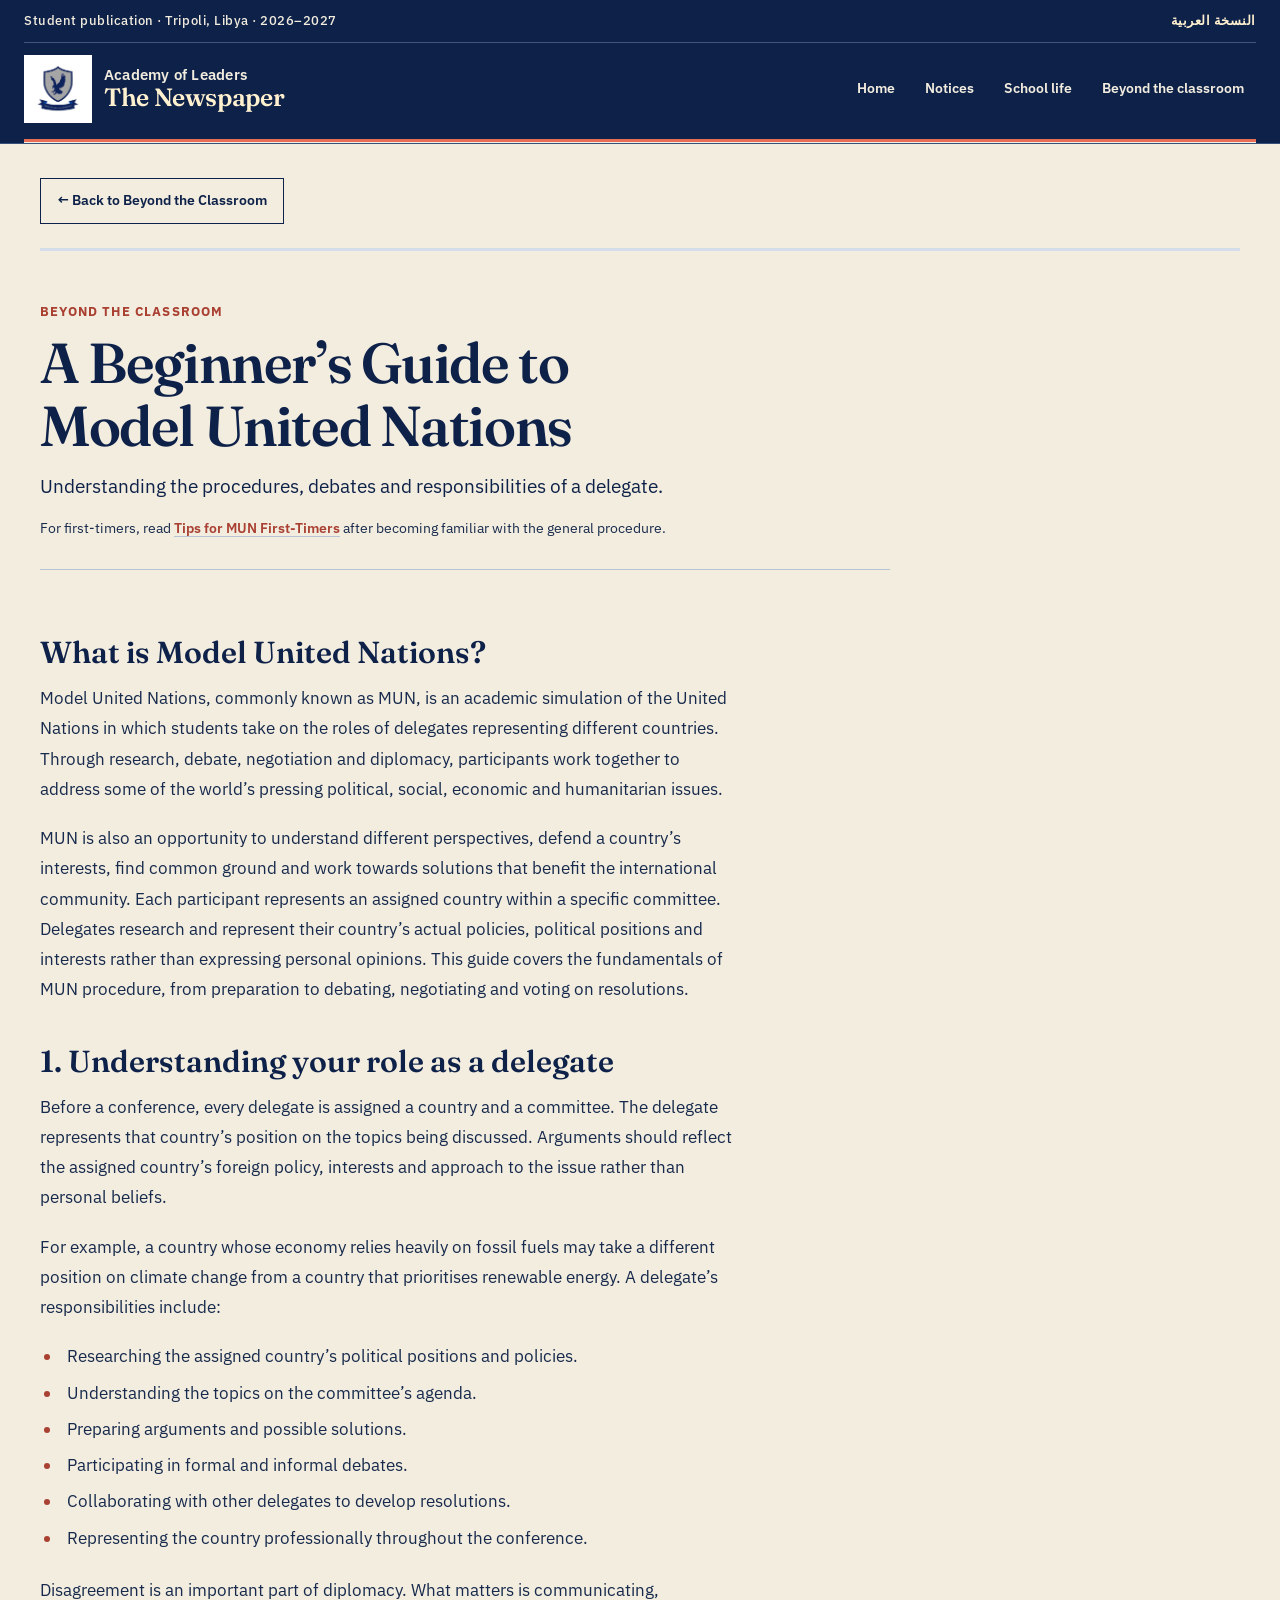
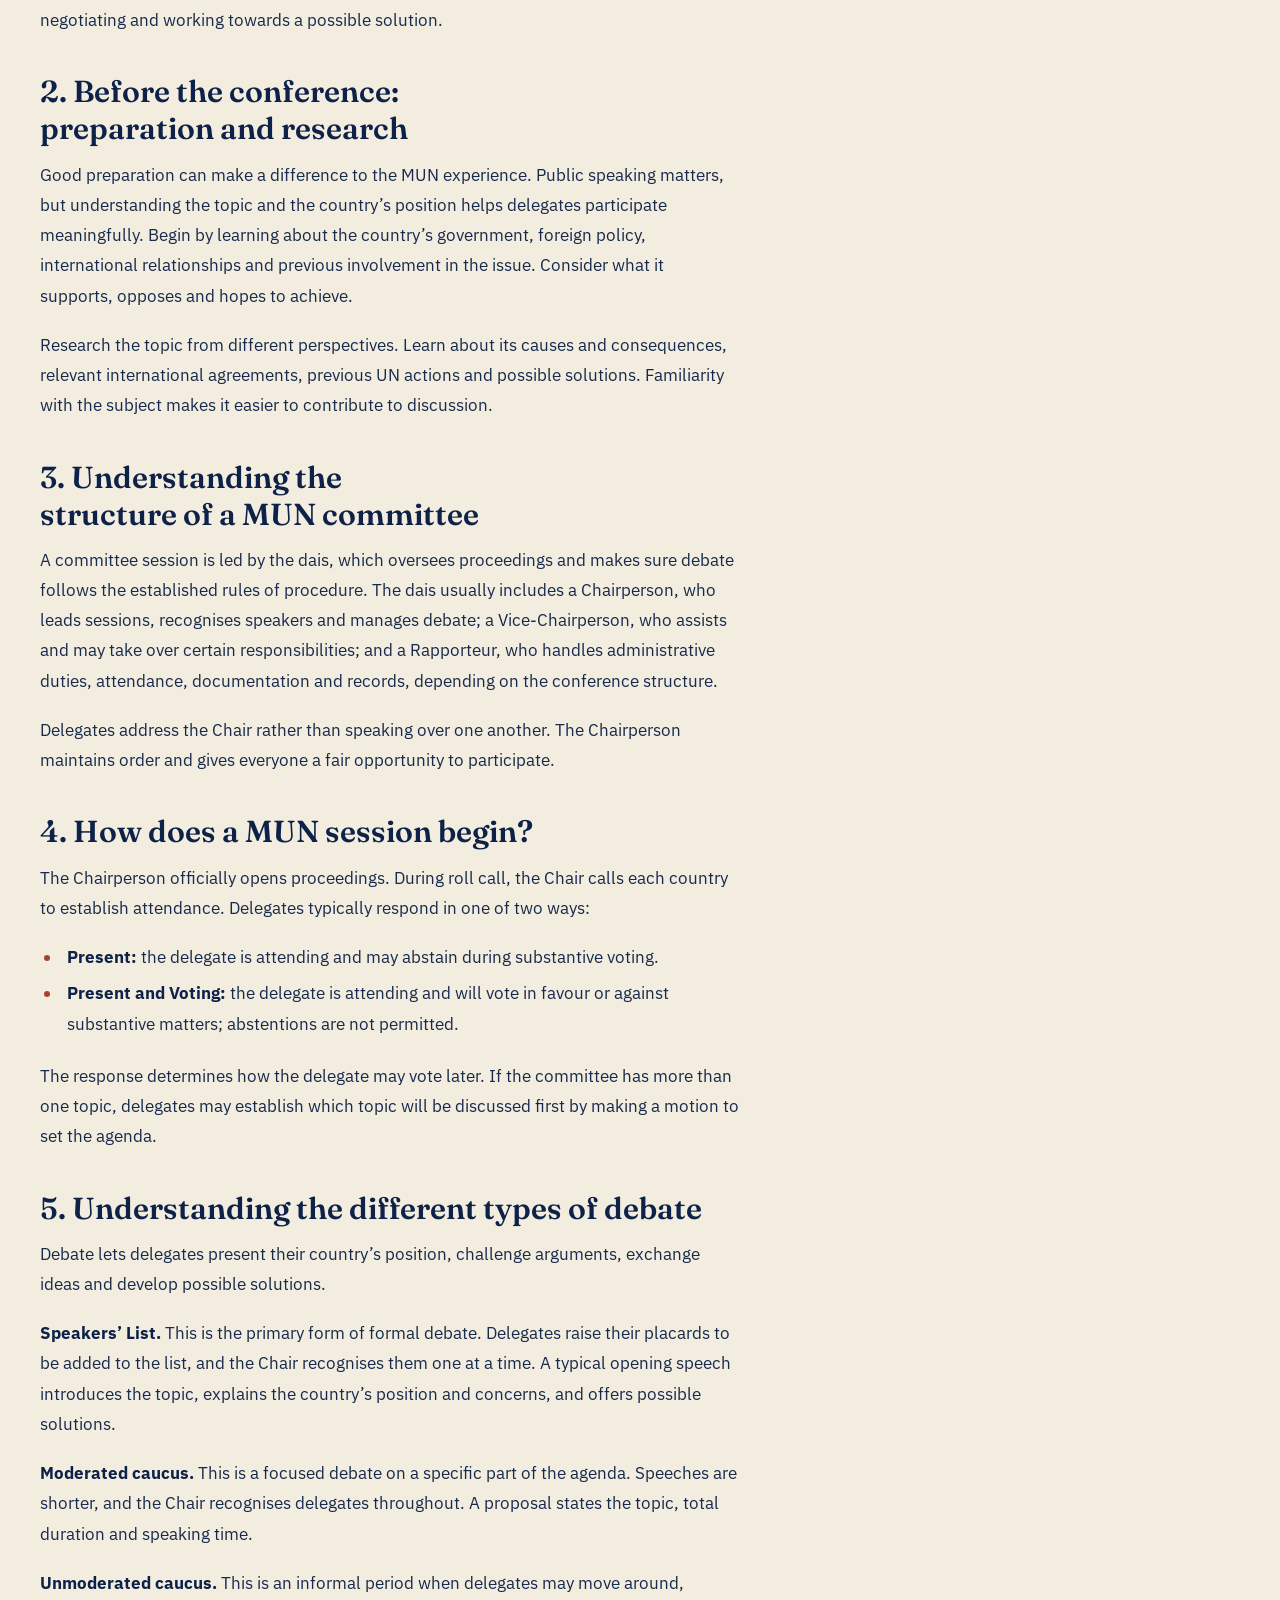
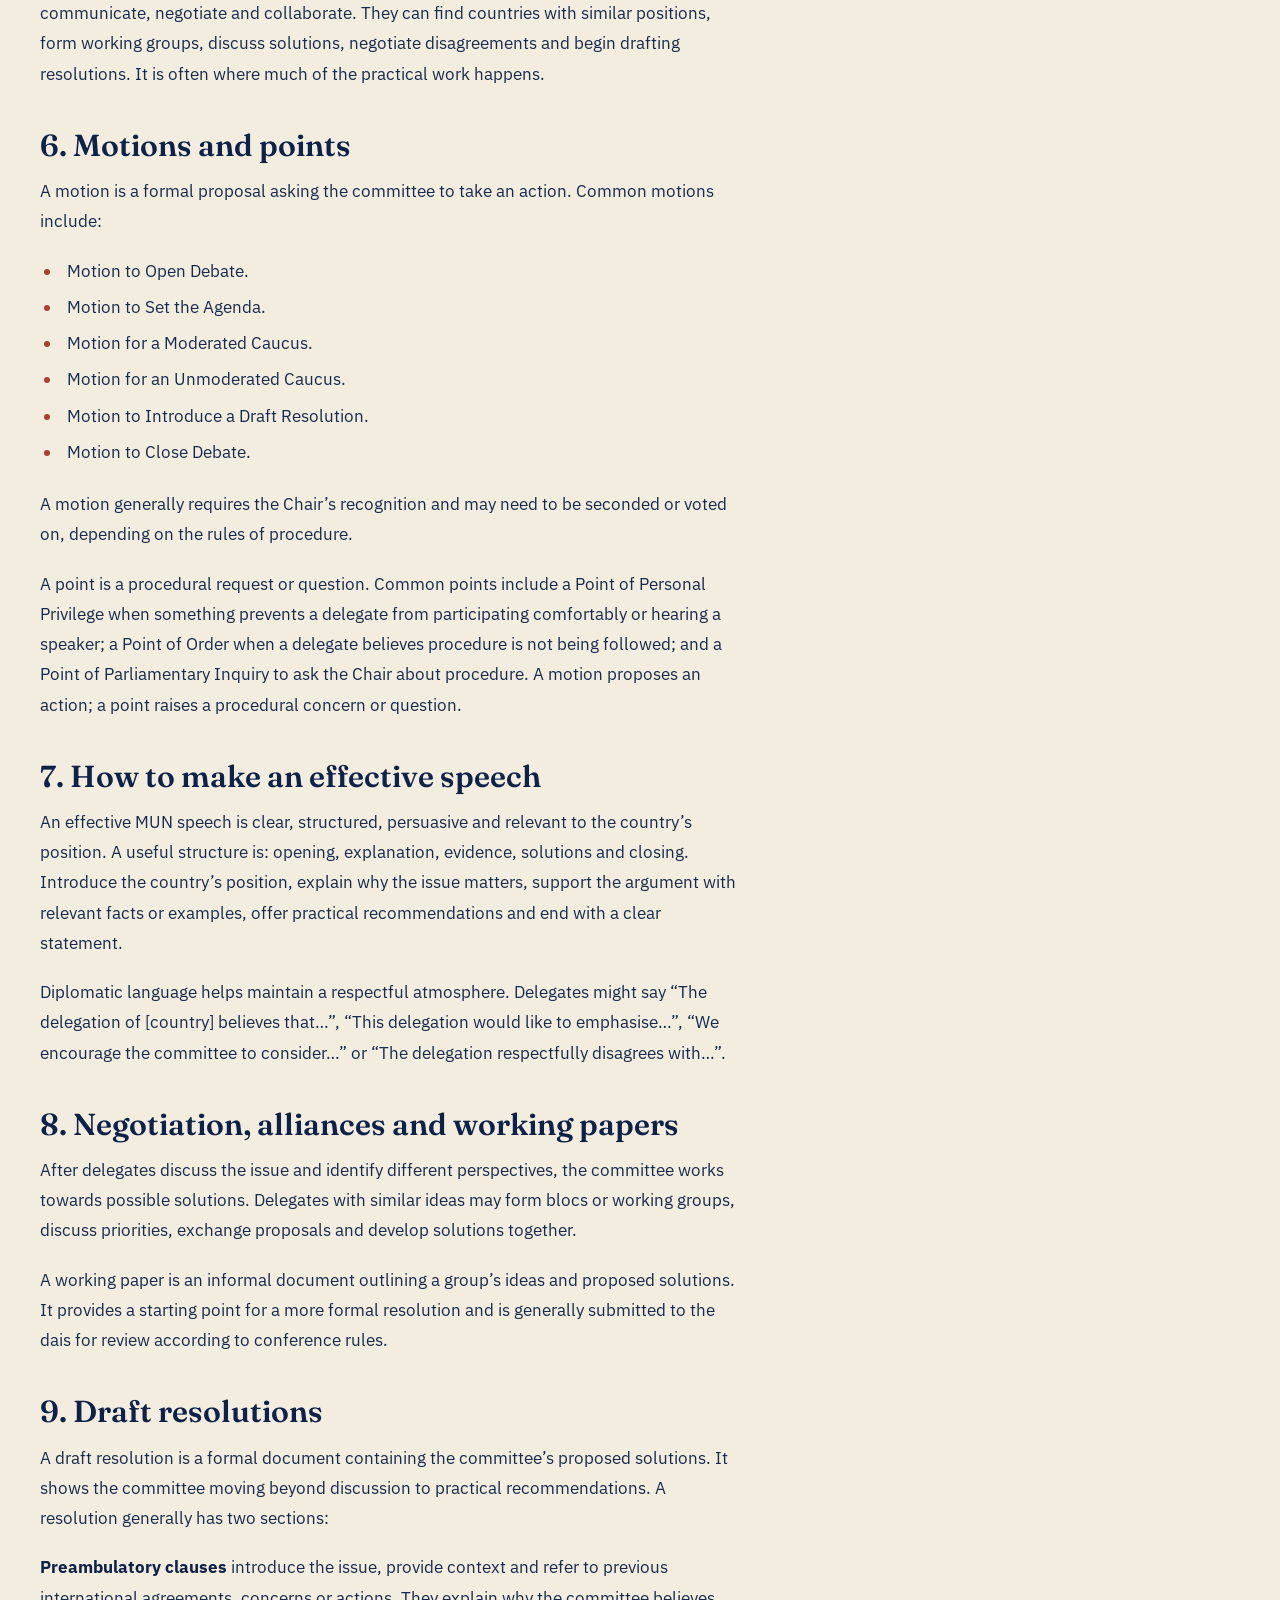
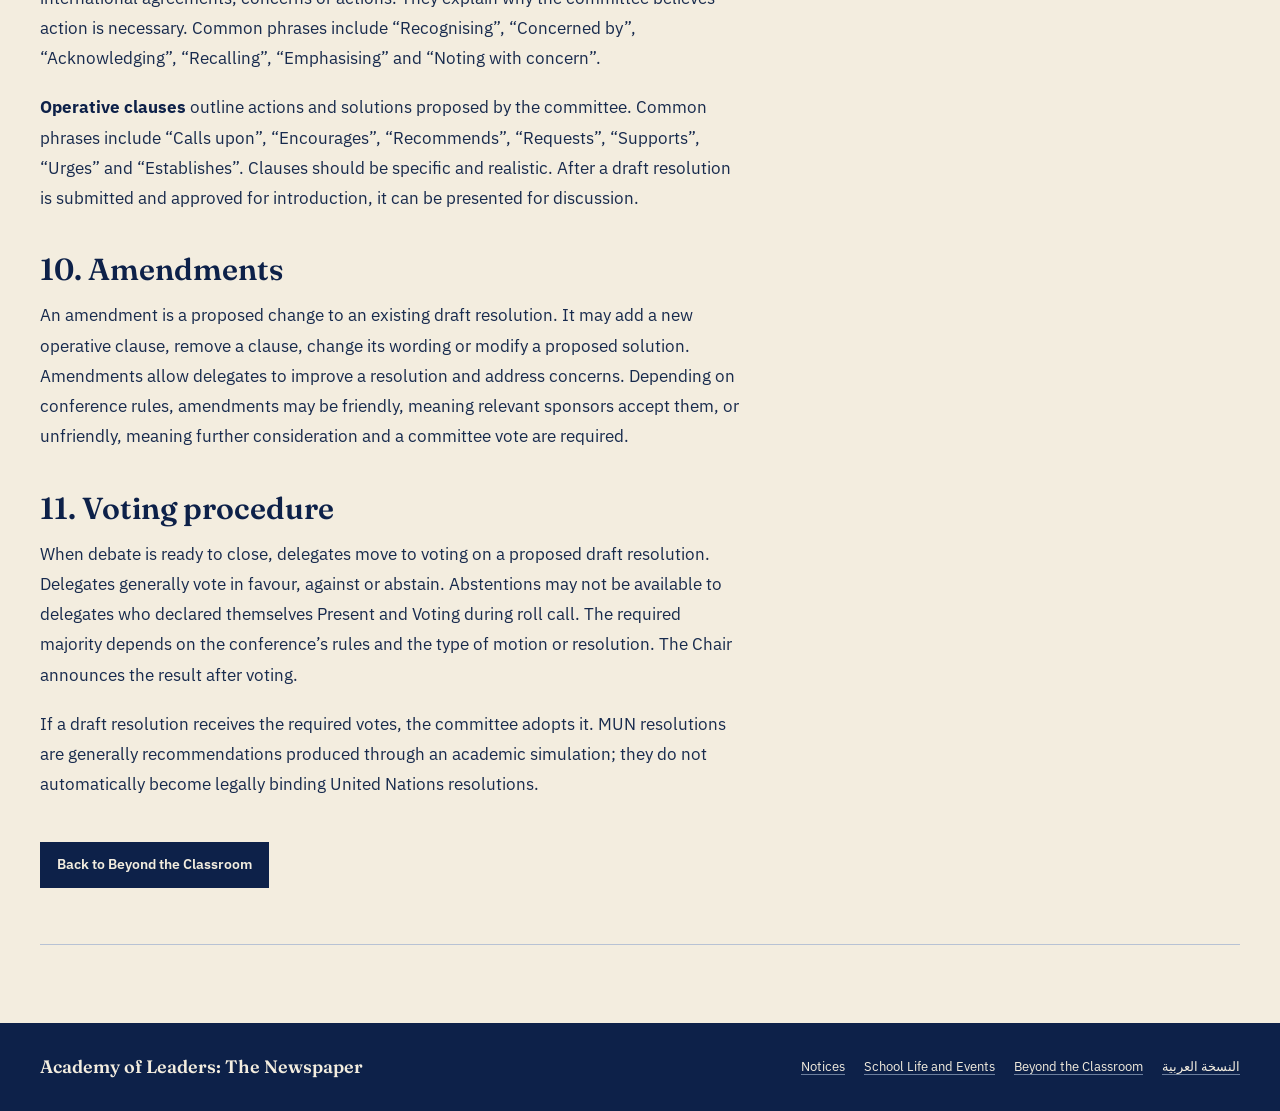
<file: outputs/articles/mun-guide.html>
<!doctype html>
<html lang="en">
<head>
  <meta charset="utf-8" />
  <meta name="viewport" content="width=device-width, initial-scale=1" />
  <meta name="theme-color" content="#0d2149" />
  <meta name="description" content="Read the full article from the Academy of Leaders student newspaper." />
  <title>A Beginner’s Guide to Model United Nations | Academy of Leaders: The Newspaper</title>
  <link rel="preconnect" href="https://fonts.googleapis.com" />
  <link rel="preconnect" href="https://fonts.gstatic.com" crossorigin />
  <link href="https://fonts.googleapis.com/css2?family=Fraunces:opsz,wght@9..144,500;9..144,600;9..144,700&family=IBM+Plex+Sans:wght@400;500;600;700&display=swap" rel="stylesheet" />
  <link rel="stylesheet" href="../styles.css" />
  <link rel="stylesheet" href="../enhancements.css" />
</head>
<body data-page="article">
  <a class="skip-link" href="#main">Skip to the newspaper</a>
<header class="masthead">
  <div class="masthead-meta">
    <span>Student publication <span aria-hidden="true">·</span> Tripoli, Libya <span aria-hidden="true">·</span> 2026–2027</span>
    <a class="language-link" href="https://sites.google.com/view/academyofleadersarabicpaper/home" lang="ar" hreflang="ar" dir="rtl">النسخة العربية</a>
  </div>
  <div class="masthead-main wrap">
    <a class="wordmark" href="../index.html" aria-label="Academy of Leaders: The Newspaper, home">
      <img src="../assets/academy-crest.jpg" alt="Academy of Leaders International School crest" width="68" height="68" />
      <span><span class="wordmark-school">Academy of Leaders</span><span class="wordmark-title">The Newspaper</span></span>
    </a>
    <nav class="primary-nav" aria-label="Newspaper sections">
      <a class="nav-link" href="../index.html">Home</a>
<a class="nav-link" href="../announcements.html">Notices</a>
<a class="nav-link" href="../school-life.html">School life</a>
<a class="nav-link" href="../beyond.html">Beyond the classroom</a>
    </nav>
  </div>
  <div class="masthead-rule" aria-hidden="true"></div>
</header>
  <main id="main">
    <section class="article-page wrap">
  <a class="button-link button-link-outline article-return reveal" href="../beyond.html">← Back to Beyond the Classroom</a>
  <div class="reading-progress" aria-hidden="true"><span></span></div>
  <article class="article" id="mun-guide">
          <div class="article-head reveal">
            <p class="article-category">Beyond the Classroom</p>
            <h1>A Beginner’s Guide to Model United Nations</h1>
            <p class="article-standfirst">Understanding the procedures, debates and responsibilities of a delegate.</p>
            <p class="article-related">For first-timers, read <a href="mun-first-timers.html">Tips for MUN First-Timers</a> after becoming familiar with the general procedure.</p>
          </div>
          <div class="article-body">
            <h3>What is Model United Nations?</h3>
            <p>Model United Nations, commonly known as MUN, is an academic simulation of the United Nations in which students take on the roles of delegates representing different countries. Through research, debate, negotiation and diplomacy, participants work together to address some of the world’s pressing political, social, economic and humanitarian issues.</p>
            <p>MUN is also an opportunity to understand different perspectives, defend a country’s interests, find common ground and work towards solutions that benefit the international community. Each participant represents an assigned country within a specific committee. Delegates research and represent their country’s actual policies, political positions and interests rather than expressing personal opinions. This guide covers the fundamentals of MUN procedure, from preparation to debating, negotiating and voting on resolutions.</p>

            <h3>1. Understanding your role as a delegate</h3>
            <p>Before a conference, every delegate is assigned a country and a committee. The delegate represents that country’s position on the topics being discussed. Arguments should reflect the assigned country’s foreign policy, interests and approach to the issue rather than personal beliefs.</p>
            <p>For example, a country whose economy relies heavily on fossil fuels may take a different position on climate change from a country that prioritises renewable energy. A delegate’s responsibilities include:</p>
            <ul>
              <li>Researching the assigned country’s political positions and policies.</li>
              <li>Understanding the topics on the committee’s agenda.</li>
              <li>Preparing arguments and possible solutions.</li>
              <li>Participating in formal and informal debates.</li>
              <li>Collaborating with other delegates to develop resolutions.</li>
              <li>Representing the country professionally throughout the conference.</li>
            </ul>
            <p>Disagreement is an important part of diplomacy. What matters is communicating, negotiating and working towards a possible solution.</p>

            <h3>2. Before the conference: preparation and research</h3>
            <p>Good preparation can make a difference to the MUN experience. Public speaking matters, but understanding the topic and the country’s position helps delegates participate meaningfully. Begin by learning about the country’s government, foreign policy, international relationships and previous involvement in the issue. Consider what it supports, opposes and hopes to achieve.</p>
            <p>Research the topic from different perspectives. Learn about its causes and consequences, relevant international agreements, previous UN actions and possible solutions. Familiarity with the subject makes it easier to contribute to discussion.</p>

            <h3>3. Understanding the structure of a MUN committee</h3>
            <p>A committee session is led by the dais, which oversees proceedings and makes sure debate follows the established rules of procedure. The dais usually includes a Chairperson, who leads sessions, recognises speakers and manages debate; a Vice-Chairperson, who assists and may take over certain responsibilities; and a Rapporteur, who handles administrative duties, attendance, documentation and records, depending on the conference structure.</p>
            <p>Delegates address the Chair rather than speaking over one another. The Chairperson maintains order and gives everyone a fair opportunity to participate.</p>

            <h3>4. How does a MUN session begin?</h3>
            <p>The Chairperson officially opens proceedings. During roll call, the Chair calls each country to establish attendance. Delegates typically respond in one of two ways:</p>
            <ul>
              <li><strong>Present:</strong> the delegate is attending and may abstain during substantive voting.</li>
              <li><strong>Present and Voting:</strong> the delegate is attending and will vote in favour or against substantive matters; abstentions are not permitted.</li>
            </ul>
            <p>The response determines how the delegate may vote later. If the committee has more than one topic, delegates may establish which topic will be discussed first by making a motion to set the agenda.</p>

            <h3>5. Understanding the different types of debate</h3>
            <p>Debate lets delegates present their country’s position, challenge arguments, exchange ideas and develop possible solutions.</p>
            <p><strong>Speakers’ List.</strong> This is the primary form of formal debate. Delegates raise their placards to be added to the list, and the Chair recognises them one at a time. A typical opening speech introduces the topic, explains the country’s position and concerns, and offers possible solutions.</p>
            <p><strong>Moderated caucus.</strong> This is a focused debate on a specific part of the agenda. Speeches are shorter, and the Chair recognises delegates throughout. A proposal states the topic, total duration and speaking time.</p>
            <p><strong>Unmoderated caucus.</strong> This is an informal period when delegates may move around, communicate, negotiate and collaborate. They can find countries with similar positions, form working groups, discuss solutions, negotiate disagreements and begin drafting resolutions. It is often where much of the practical work happens.</p>

            <h3>6. Motions and points</h3>
            <p>A motion is a formal proposal asking the committee to take an action. Common motions include:</p>
            <ul>
              <li>Motion to Open Debate.</li>
              <li>Motion to Set the Agenda.</li>
              <li>Motion for a Moderated Caucus.</li>
              <li>Motion for an Unmoderated Caucus.</li>
              <li>Motion to Introduce a Draft Resolution.</li>
              <li>Motion to Close Debate.</li>
            </ul>
            <p>A motion generally requires the Chair’s recognition and may need to be seconded or voted on, depending on the rules of procedure.</p>
            <p>A point is a procedural request or question. Common points include a Point of Personal Privilege when something prevents a delegate from participating comfortably or hearing a speaker; a Point of Order when a delegate believes procedure is not being followed; and a Point of Parliamentary Inquiry to ask the Chair about procedure. A motion proposes an action; a point raises a procedural concern or question.</p>

            <h3>7. How to make an effective speech</h3>
            <p>An effective MUN speech is clear, structured, persuasive and relevant to the country’s position. A useful structure is: opening, explanation, evidence, solutions and closing. Introduce the country’s position, explain why the issue matters, support the argument with relevant facts or examples, offer practical recommendations and end with a clear statement.</p>
            <p>Diplomatic language helps maintain a respectful atmosphere. Delegates might say “The delegation of [country] believes that…”, “This delegation would like to emphasise…”, “We encourage the committee to consider…” or “The delegation respectfully disagrees with…”.</p>

            <h3>8. Negotiation, alliances and working papers</h3>
            <p>After delegates discuss the issue and identify different perspectives, the committee works towards possible solutions. Delegates with similar ideas may form blocs or working groups, discuss priorities, exchange proposals and develop solutions together.</p>
            <p>A working paper is an informal document outlining a group’s ideas and proposed solutions. It provides a starting point for a more formal resolution and is generally submitted to the dais for review according to conference rules.</p>

            <h3>9. Draft resolutions</h3>
            <p>A draft resolution is a formal document containing the committee’s proposed solutions. It shows the committee moving beyond discussion to practical recommendations. A resolution generally has two sections:</p>
            <p><strong>Preambulatory clauses</strong> introduce the issue, provide context and refer to previous international agreements, concerns or actions. They explain why the committee believes action is necessary. Common phrases include “Recognising”, “Concerned by”, “Acknowledging”, “Recalling”, “Emphasising” and “Noting with concern”.</p>
            <p><strong>Operative clauses</strong> outline actions and solutions proposed by the committee. Common phrases include “Calls upon”, “Encourages”, “Recommends”, “Requests”, “Supports”, “Urges” and “Establishes”. Clauses should be specific and realistic. After a draft resolution is submitted and approved for introduction, it can be presented for discussion.</p>

            <h3>10. Amendments</h3>
            <p>An amendment is a proposed change to an existing draft resolution. It may add a new operative clause, remove a clause, change its wording or modify a proposed solution. Amendments allow delegates to improve a resolution and address concerns. Depending on conference rules, amendments may be friendly, meaning relevant sponsors accept them, or unfriendly, meaning further consideration and a committee vote are required.</p>

            <h3>11. Voting procedure</h3>
            <p>When debate is ready to close, delegates move to voting on a proposed draft resolution. Delegates generally vote in favour, against or abstain. Abstentions may not be available to delegates who declared themselves Present and Voting during roll call. The required majority depends on the conference’s rules and the type of motion or resolution. The Chair announces the result after voting.</p>
            <p>If a draft resolution receives the required votes, the committee adopts it. MUN resolutions are generally recommendations produced through an academic simulation; they do not automatically become legally binding United Nations resolutions.</p>
          </div>
          
        
    <a class="button-link article-return-bottom" href="../beyond.html">Back to Beyond the Classroom</a>
  </article>
</section>
  </main>
  <footer class="footer wrap">
  <a class="footer-brand" href="../index.html">Academy of Leaders: The Newspaper</a>
  <nav aria-label="Footer navigation">
    <a href="../announcements.html">Notices</a>
    <a href="../school-life.html">School Life and Events</a>
    <a href="../beyond.html">Beyond the Classroom</a>
    <a href="https://sites.google.com/view/academyofleadersarabicpaper/home" lang="ar" hreflang="ar" dir="rtl">النسخة العربية</a>
  </nav>
</footer>
<script src="../motion.js" defer></script>
</body>
</html>
</file>
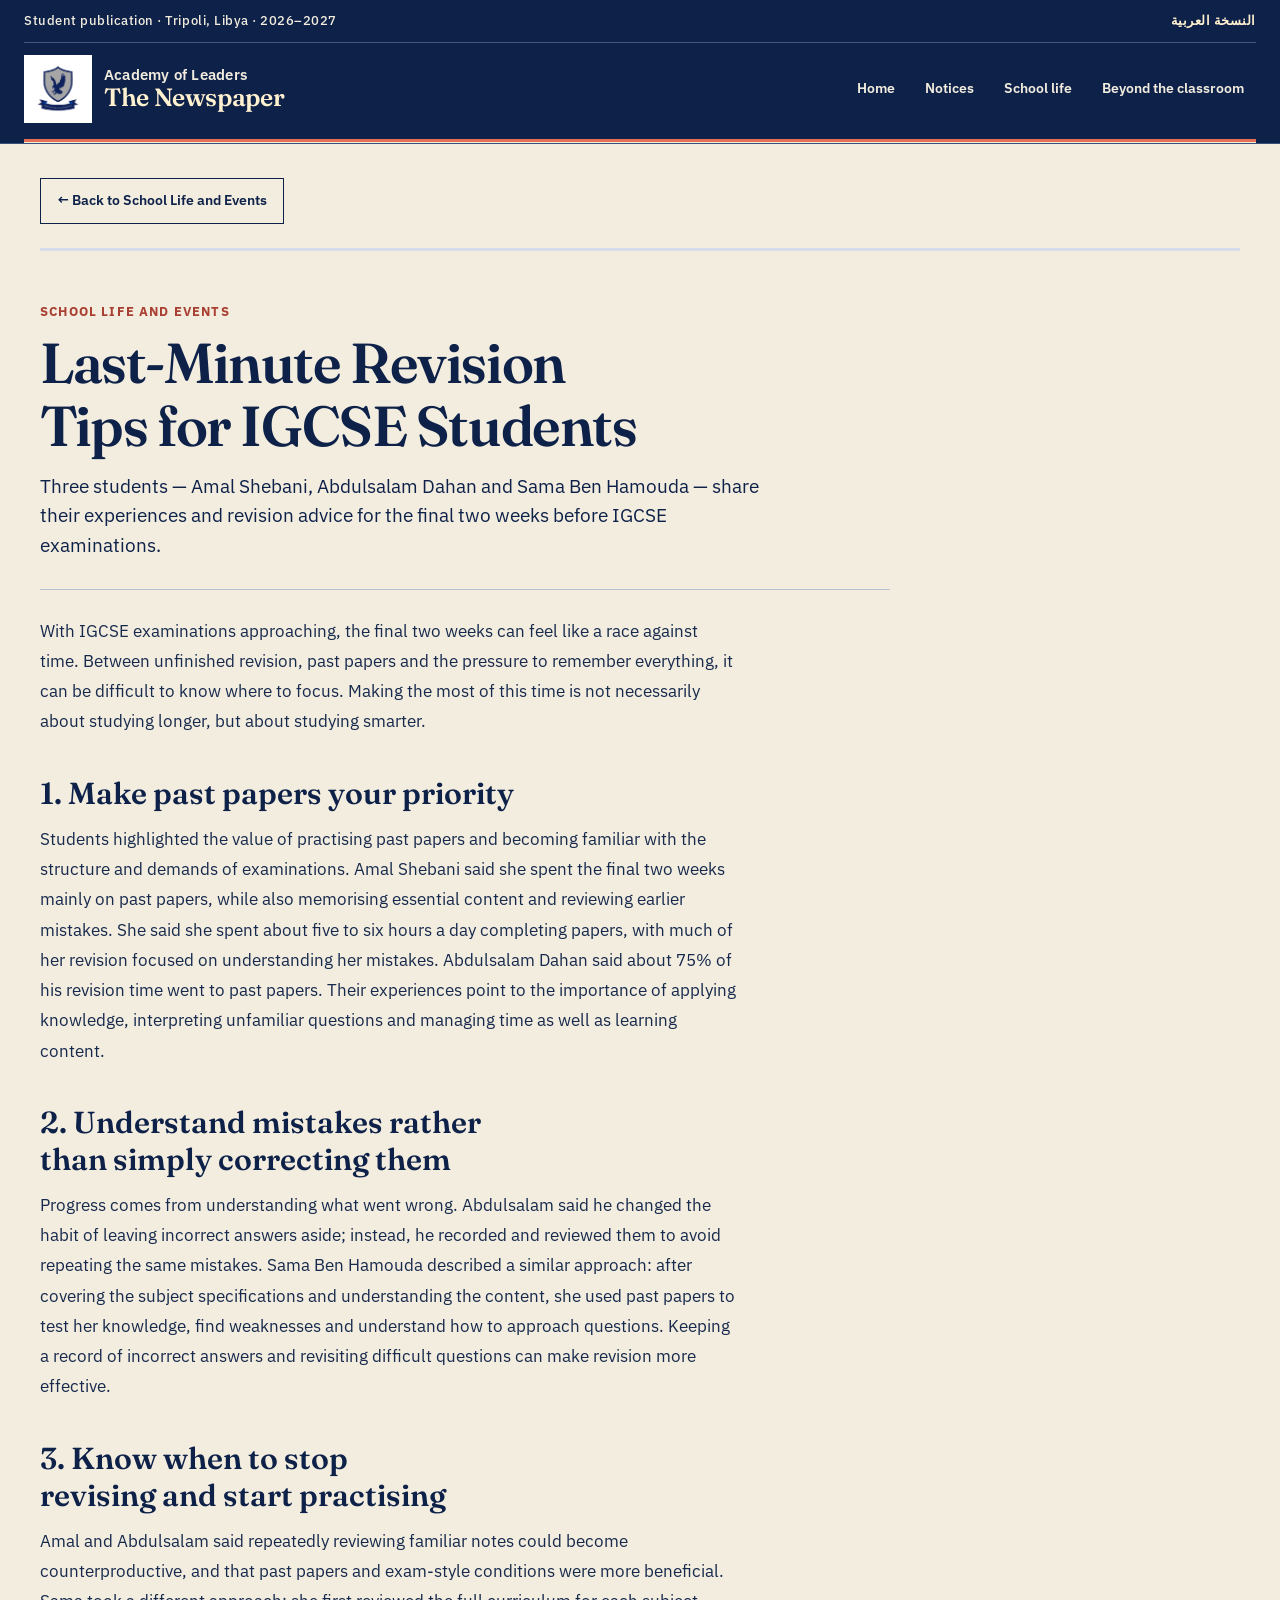
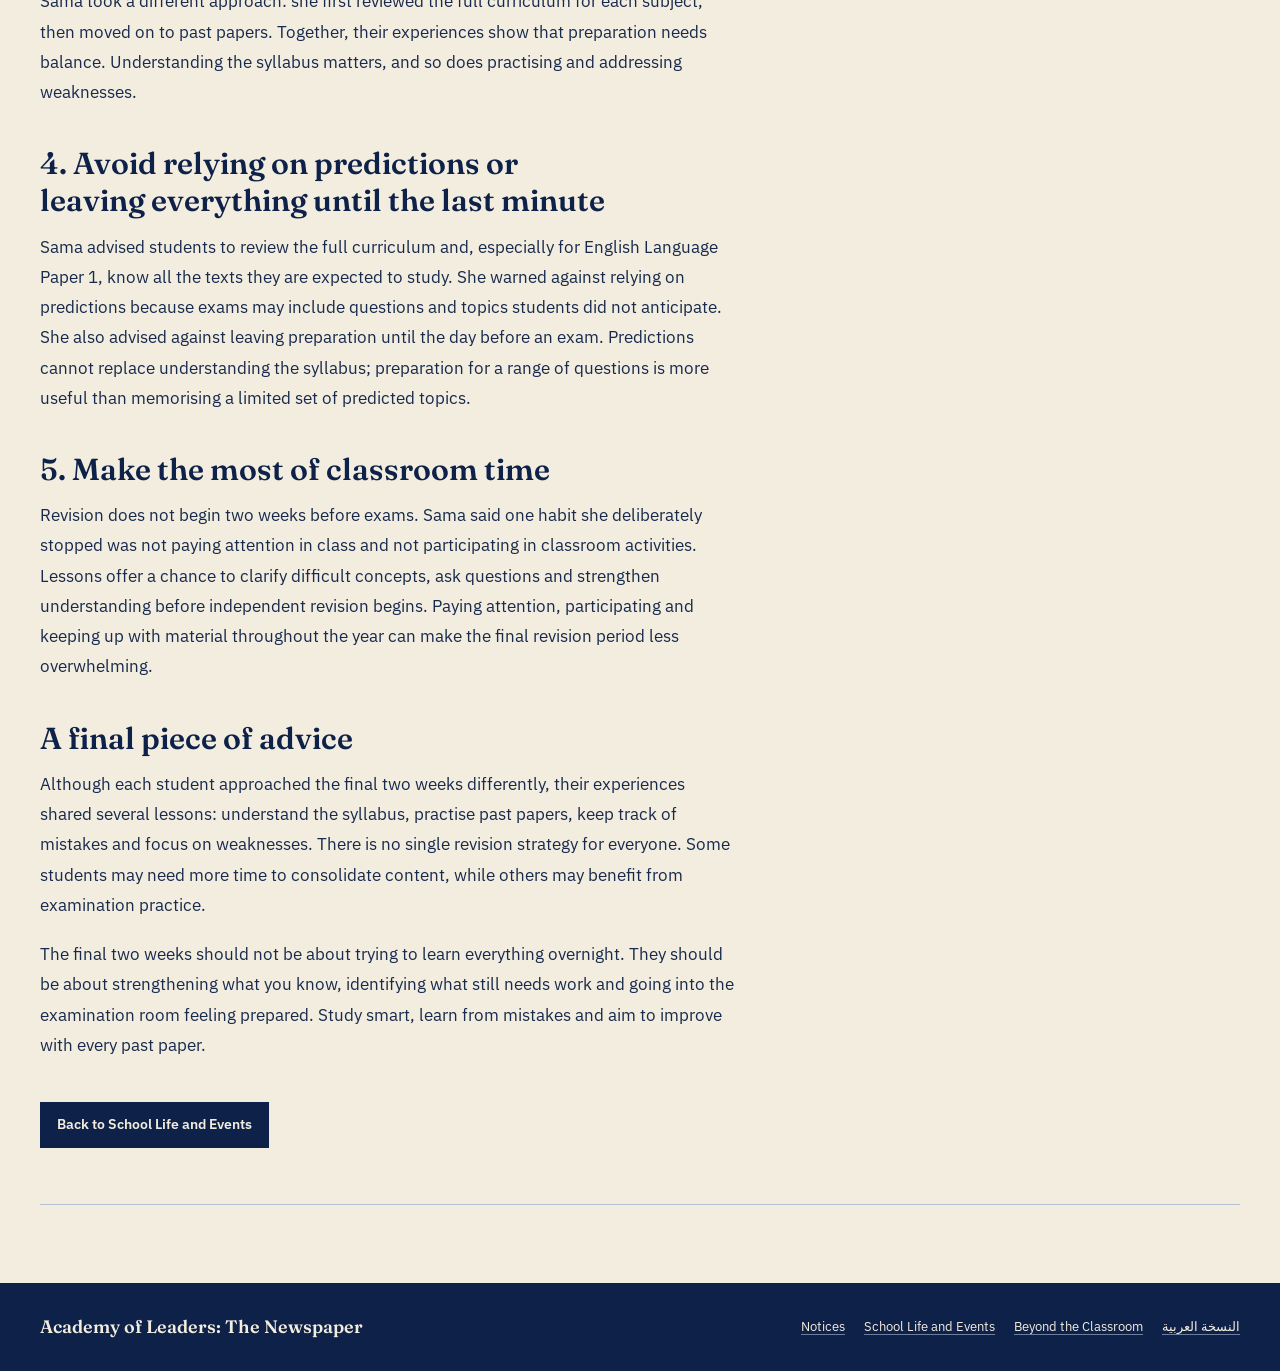
<file: outputs/articles/revision-tips.html>
<!doctype html>
<html lang="en">
<head>
  <meta charset="utf-8" />
  <meta name="viewport" content="width=device-width, initial-scale=1" />
  <meta name="theme-color" content="#0d2149" />
  <meta name="description" content="Read the full article from the Academy of Leaders student newspaper." />
  <title>Last-Minute Revision Tips for IGCSE Students | Academy of Leaders: The Newspaper</title>
  <link rel="preconnect" href="https://fonts.googleapis.com" />
  <link rel="preconnect" href="https://fonts.gstatic.com" crossorigin />
  <link href="https://fonts.googleapis.com/css2?family=Fraunces:opsz,wght@9..144,500;9..144,600;9..144,700&family=IBM+Plex+Sans:wght@400;500;600;700&display=swap" rel="stylesheet" />
  <link rel="stylesheet" href="../styles.css" />
  <link rel="stylesheet" href="../enhancements.css" />
</head>
<body data-page="article">
  <a class="skip-link" href="#main">Skip to the newspaper</a>
<header class="masthead">
  <div class="masthead-meta">
    <span>Student publication <span aria-hidden="true">·</span> Tripoli, Libya <span aria-hidden="true">·</span> 2026–2027</span>
    <a class="language-link" href="https://sites.google.com/view/academyofleadersarabicpaper/home" lang="ar" hreflang="ar" dir="rtl">النسخة العربية</a>
  </div>
  <div class="masthead-main wrap">
    <a class="wordmark" href="../index.html" aria-label="Academy of Leaders: The Newspaper, home">
      <img src="../assets/academy-crest.jpg" alt="Academy of Leaders International School crest" width="68" height="68" />
      <span><span class="wordmark-school">Academy of Leaders</span><span class="wordmark-title">The Newspaper</span></span>
    </a>
    <nav class="primary-nav" aria-label="Newspaper sections">
      <a class="nav-link" href="../index.html">Home</a>
<a class="nav-link" href="../announcements.html">Notices</a>
<a class="nav-link" href="../school-life.html">School life</a>
<a class="nav-link" href="../beyond.html">Beyond the classroom</a>
    </nav>
  </div>
  <div class="masthead-rule" aria-hidden="true"></div>
</header>
  <main id="main">
    <section class="article-page wrap">
  <a class="button-link button-link-outline article-return reveal" href="../school-life.html">← Back to School Life and Events</a>
  <div class="reading-progress" aria-hidden="true"><span></span></div>
  <article class="article" id="revision-tips">
          <div class="article-head reveal">
            <p class="article-category">School Life and Events</p>
            <h1>Last-Minute Revision Tips for IGCSE Students</h1>
            <p class="article-standfirst">Three students — Amal Shebani, Abdulsalam Dahan and Sama Ben Hamouda — share their experiences and revision advice for the final two weeks before IGCSE examinations.</p>
          </div>
          <div class="article-body">
            <p>With IGCSE examinations approaching, the final two weeks can feel like a race against time. Between unfinished revision, past papers and the pressure to remember everything, it can be difficult to know where to focus. Making the most of this time is not necessarily about studying longer, but about studying smarter.</p>

            <h3>1. Make past papers your priority</h3>
            <p>Students highlighted the value of practising past papers and becoming familiar with the structure and demands of examinations. Amal Shebani said she spent the final two weeks mainly on past papers, while also memorising essential content and reviewing earlier mistakes. She said she spent about five to six hours a day completing papers, with much of her revision focused on understanding her mistakes. Abdulsalam Dahan said about 75% of his revision time went to past papers. Their experiences point to the importance of applying knowledge, interpreting unfamiliar questions and managing time as well as learning content.</p>

            <h3>2. Understand mistakes rather than simply correcting them</h3>
            <p>Progress comes from understanding what went wrong. Abdulsalam said he changed the habit of leaving incorrect answers aside; instead, he recorded and reviewed them to avoid repeating the same mistakes. Sama Ben Hamouda described a similar approach: after covering the subject specifications and understanding the content, she used past papers to test her knowledge, find weaknesses and understand how to approach questions. Keeping a record of incorrect answers and revisiting difficult questions can make revision more effective.</p>

            <h3>3. Know when to stop revising and start practising</h3>
            <p>Amal and Abdulsalam said repeatedly reviewing familiar notes could become counterproductive, and that past papers and exam-style conditions were more beneficial. Sama took a different approach: she first reviewed the full curriculum for each subject, then moved on to past papers. Together, their experiences show that preparation needs balance. Understanding the syllabus matters, and so does practising and addressing weaknesses.</p>

            <h3>4. Avoid relying on predictions or leaving everything until the last minute</h3>
            <p>Sama advised students to review the full curriculum and, especially for English Language Paper 1, know all the texts they are expected to study. She warned against relying on predictions because exams may include questions and topics students did not anticipate. She also advised against leaving preparation until the day before an exam. Predictions cannot replace understanding the syllabus; preparation for a range of questions is more useful than memorising a limited set of predicted topics.</p>

            <h3>5. Make the most of classroom time</h3>
            <p>Revision does not begin two weeks before exams. Sama said one habit she deliberately stopped was not paying attention in class and not participating in classroom activities. Lessons offer a chance to clarify difficult concepts, ask questions and strengthen understanding before independent revision begins. Paying attention, participating and keeping up with material throughout the year can make the final revision period less overwhelming.</p>

            <h3>A final piece of advice</h3>
            <p>Although each student approached the final two weeks differently, their experiences shared several lessons: understand the syllabus, practise past papers, keep track of mistakes and focus on weaknesses. There is no single revision strategy for everyone. Some students may need more time to consolidate content, while others may benefit from examination practice.</p>
            <p>The final two weeks should not be about trying to learn everything overnight. They should be about strengthening what you know, identifying what still needs work and going into the examination room feeling prepared. Study smart, learn from mistakes and aim to improve with every past paper.</p>
          </div>
          
        
    <a class="button-link article-return-bottom" href="../school-life.html">Back to School Life and Events</a>
  </article>
</section>
  </main>
  <footer class="footer wrap">
  <a class="footer-brand" href="../index.html">Academy of Leaders: The Newspaper</a>
  <nav aria-label="Footer navigation">
    <a href="../announcements.html">Notices</a>
    <a href="../school-life.html">School Life and Events</a>
    <a href="../beyond.html">Beyond the Classroom</a>
    <a href="https://sites.google.com/view/academyofleadersarabicpaper/home" lang="ar" hreflang="ar" dir="rtl">النسخة العربية</a>
  </nav>
</footer>
<script src="../motion.js" defer></script>
</body>
</html>
</file>
<file: outputs/styles.css>
:root {
  color-scheme: light;
  --paper: #f4eddf;
  --ink: #172a4d;
  --body-ink: #263247;
  --red: #a94032;
  --rule: #c9bdaa;
  --serif: "Fraunces", Georgia, serif;
  --sans: "IBM Plex Sans", Arial, sans-serif;
  --measure: 68ch;
}

* { box-sizing: border-box; }
html { scroll-behavior: auto; scroll-padding-top: 1rem; }
body {
  margin: 0;
  background: var(--paper);
  color: var(--body-ink);
  font-family: var(--sans);
  font-size: 17px;
  line-height: 1.68;
  text-rendering: optimizeLegibility;
}
::selection { color: var(--paper); background: var(--ink); }
a { color: var(--ink); text-decoration-color: var(--rule); text-decoration-thickness: 1px; text-underline-offset: .2em; }
a:hover { color: var(--red); text-decoration-color: currentColor; }
a:focus-visible { outline: 2px solid var(--red); outline-offset: 4px; }
button, a { -webkit-tap-highlight-color: transparent; }

.wrap { width: min(1200px, calc(100% - 64px)); margin-inline: auto; }
.skip-link {
  position: absolute;
  z-index: 5;
  top: 8px;
  left: 8px;
  padding: 10px 14px;
  transform: translateY(-150%);
  background: var(--ink);
  color: var(--paper);
}
.skip-link:focus { transform: translateY(0); }

.masthead { width: min(1360px, calc(100% - 64px)); margin: 0 auto; padding-top: 18px; }
.masthead-meta { display: flex; justify-content: space-between; align-items: center; gap: 20px; border-bottom: 1px solid var(--rule); padding: 0 0 10px; color: var(--ink); font-size: 13px; font-weight: 500; letter-spacing: .04em; }
.masthead-meta p { margin: 0; }
.language-link { color: var(--red); text-decoration: none; font-weight: 600; }
.masthead-main { display: flex; align-items: end; justify-content: space-between; gap: 30px; padding: 21px 0 18px; }
.wordmark { display: flex; flex-direction: column; color: var(--ink); text-decoration: none; font-family: var(--serif); font-size: 20px; font-weight: 600; line-height: 1.08; letter-spacing: -.025em; white-space: nowrap; }
.wordmark-title { font-size: 31px; font-weight: 700; }
.primary-nav { display: flex; align-items: center; flex-wrap: wrap; gap: clamp(16px, 2.5vw, 36px); padding-bottom: 4px; }
.primary-nav a { color: var(--ink); text-decoration: none; font-size: 14px; font-weight: 600; }
.primary-nav a:hover { color: var(--red); text-decoration: underline; text-underline-offset: 6px; }
.masthead-rule { height: 4px; background: var(--ink); border-bottom: 1px solid var(--paper); box-shadow: 0 1px 0 var(--ink); }

h1, h2, h3, p { margin-top: 0; }
h1, h2, h3 { color: var(--ink); }
h1, h2, .wordmark { font-family: var(--serif); }
h1 { max-width: 10ch; margin-bottom: 23px; font-size: clamp(3rem, 6.1vw, 5.65rem); line-height: .99; letter-spacing: -.035em; font-weight: 600; text-wrap: balance; }
.title-join { color: var(--red); font-weight: 500; }
h2 { margin-bottom: 15px; font-size: clamp(1.8rem, 3vw, 2.7rem); line-height: 1.12; letter-spacing: -.025em; font-weight: 600; text-wrap: balance; }
h3 { margin-bottom: 7px; font-size: 20px; line-height: 1.3; font-weight: 600; }

.front-page { display: grid; grid-template-columns: minmax(0, 1.15fr) minmax(320px, .85fr); gap: clamp(48px, 8vw, 108px); align-items: center; padding-block: clamp(58px, 8vh, 86px) clamp(66px, 9vh, 104px); border-bottom: 1px solid var(--rule); }
.front-copy { max-width: 690px; }
.front-deck { max-width: 49ch; margin: 0; font-size: 19px; line-height: 1.55; }
.lead-story { margin-top: 37px; padding-top: 20px; border-top: 1px solid var(--rule); max-width: 620px; }
.lead-label, .article-category { margin: 0 0 8px; color: var(--red); font-size: 13px; font-weight: 700; letter-spacing: .09em; text-transform: uppercase; }
.lead-story h2 { max-width: 16ch; margin: 0 0 10px; font-size: clamp(1.65rem, 2.3vw, 2.15rem); }
.lead-story h2 a { color: inherit; text-decoration: none; }
.lead-story > p:not(.lead-label) { max-width: 53ch; margin-bottom: 13px; font-size: 15px; line-height: 1.6; }
.text-link, .row-link, .back-link { font-size: 14px; font-weight: 600; }
.text-link span { padding-left: 4px; color: var(--red); }

.notice-board { align-self: stretch; padding: 27px 0 0 30px; border-left: 1px solid var(--rule); }
.notice-heading, .section-heading { display: grid; grid-template-columns: 80px minmax(0, 1fr); gap: 14px; align-items: start; }
.notice-heading { grid-template-columns: 56px minmax(0, 1fr); gap: 12px; }
.folio { color: var(--red); font-family: var(--serif); font-size: clamp(2.5rem, 4.4vw, 4rem); font-weight: 500; line-height: .95; letter-spacing: -.06em; font-variant-numeric: lining-nums; }
.notice-heading .folio { font-size: 34px; }
.notice-heading h2 { max-width: 12ch; margin: 0; font-size: clamp(1.6rem, 2.35vw, 2.15rem); }
.notice-intro { margin: 15px 0 18px 68px; max-width: 40ch; font-size: 14px; line-height: 1.55; }
.notice-item { display: flex; justify-content: space-between; align-items: baseline; gap: 20px; padding: 15px 0; border-top: 1px solid var(--rule); }
.notice-item h3 { margin: 0 0 2px; font-family: var(--serif); font-size: 19px; font-weight: 600; }
.notice-item p { margin: 0; font-size: 14px; }
.notice-status { flex: 0 0 auto; color: var(--red); font-size: 12px; font-weight: 600; text-align: right; }

.index-section, .beyond-section { padding-block: clamp(62px, 8vw, 98px); border-bottom: 1px solid var(--rule); }
.section-heading { margin-bottom: 34px; }
.section-heading h2 { margin: 0 0 8px; }
.section-heading p { max-width: 61ch; margin: 0; font-size: 16px; }
.story-list { border-top: 2px solid var(--ink); }
.story-row { display: grid; grid-template-columns: minmax(105px, .22fr) minmax(0, 1.6fr) minmax(100px, .3fr); gap: 22px; align-items: center; padding: 22px 0; border-bottom: 1px solid var(--rule); }
.row-kind { color: var(--red); font-size: 12px; font-weight: 700; letter-spacing: .065em; text-transform: uppercase; }
.story-row h3 { margin-bottom: 4px; font-family: var(--serif); font-size: clamp(1.28rem, 2.1vw, 1.65rem); }
.story-row h3 a { color: inherit; text-decoration: none; }
.story-row h3 a:hover { color: var(--red); text-decoration: underline; text-underline-offset: 4px; }
.story-row p { max-width: 60ch; margin: 0; font-size: 14px; line-height: 1.55; }
.row-link { justify-self: end; white-space: nowrap; }
.row-link span { color: var(--red); }

.beyond-section { background: var(--paper); }
.beyond-links { margin-left: 94px; border-top: 2px solid var(--ink); }
.beyond-links > a { display: flex; justify-content: space-between; align-items: center; gap: 24px; padding: 19px 0; border-bottom: 1px solid var(--rule); font-family: var(--serif); font-size: clamp(1.2rem, 2vw, 1.55rem); font-weight: 600; text-decoration: none; }
.beyond-links > a span + span { flex: 0 0 auto; color: var(--red); font-family: var(--sans); font-size: 13px; font-weight: 600; }
.beyond-links > a:hover > span:first-child { text-decoration: underline; text-decoration-thickness: 1px; text-underline-offset: 5px; }

.articles { padding-top: 28px; }
.article { max-width: 100%; padding-block: clamp(55px, 7vw, 84px); border-bottom: 1px solid var(--rule); scroll-margin-top: 22px; }
.article-head { max-width: 820px; padding-bottom: 28px; border-bottom: 1px solid var(--rule); }
.article-head h2 { max-width: 19ch; margin-bottom: 15px; font-size: clamp(2.3rem, 4.4vw, 4.2rem); }
.article-standfirst { max-width: 66ch; margin: 0; color: var(--ink); font-size: 19px; line-height: 1.56; }
.article-related { margin: 16px 0 0; font-size: 14px; }
.article-body { max-width: var(--measure); padding-top: 26px; font-size: 17px; line-height: 1.78; }
.article-body p { margin: 0 0 19px; }
.article-body h3 { margin: 38px 0 12px; font-family: var(--serif); font-size: clamp(1.45rem, 2.5vw, 1.9rem); font-weight: 600; line-height: 1.22; text-wrap: balance; }
.article-body ul { margin: 0 0 22px; padding-left: 22px; }
.article-body li { padding-left: 5px; margin: 6px 0; }
.article-body li::marker { color: var(--red); }
.article-body strong { color: var(--ink); font-weight: 700; }
.glossary { margin: 0 0 24px; border-top: 1px solid var(--rule); }
.glossary > div { display: grid; grid-template-columns: minmax(130px, .36fr) 1fr; gap: 22px; padding: 10px 0; border-bottom: 1px solid var(--rule); }
.glossary dt { color: var(--ink); font-weight: 600; }
.glossary dd { margin: 0; }
.back-link { display: inline-block; margin-top: 24px; }

.footer { display: flex; justify-content: space-between; align-items: end; gap: 40px; padding-block: 42px 56px; }
.footer-brand a { color: var(--ink); font-family: var(--serif); font-size: 22px; font-weight: 600; text-decoration: none; }
.footer-brand p { margin: 4px 0 0; font-size: 13px; }
.footer nav { display: flex; flex-wrap: wrap; justify-content: end; gap: 12px 24px; }
.footer nav a { font-size: 13px; }

@media (max-width: 900px) {
  .wrap, .masthead { width: min(100% - 48px, 720px); }
  .masthead-main { align-items: start; flex-direction: column; gap: 18px; }
  .primary-nav { gap: 12px 24px; }
  .front-page { grid-template-columns: 1fr; gap: 38px; padding-block: 50px 58px; }
  h1 { max-width: 12ch; }
  .notice-board { padding: 22px 0 0; border-left: 0; border-top: 1px solid var(--rule); }
  .notice-heading { grid-template-columns: 64px 1fr; }
  .notice-intro { margin-left: 76px; }
  .notice-item { padding-left: 76px; }
  .story-row { grid-template-columns: 110px minmax(0, 1fr); gap: 8px 20px; }
  .story-row > div { grid-column: 2; }
  .story-row .row-kind { grid-row: 1 / span 2; align-self: start; padding-top: 5px; }
  .row-link { grid-column: 2; justify-self: start; }
  .beyond-links { margin-left: 0; }
}

@media (max-width: 560px) {
  body { font-size: 16px; }
  .wrap, .masthead { width: calc(100% - 36px); }
  .masthead { padding-top: 12px; }
  .masthead-meta { align-items: start; font-size: 11px; letter-spacing: .02em; }
  .masthead-meta p { max-width: 235px; }
  .masthead-main { gap: 16px; padding: 15px 0 16px; }
  .wordmark { font-size: 17px; }
  .wordmark-title { font-size: 27px; }
  .primary-nav { width: 100%; display: grid; grid-template-columns: repeat(2, max-content); gap: 8px 20px; }
  .primary-nav a { font-size: 13px; }
  .front-page { gap: 36px; padding-block: 46px 49px; }
  h1 { max-width: 10ch; margin-bottom: 18px; font-size: clamp(2.75rem, 12vw, 3.55rem); line-height: 1.01; }
  .front-deck { font-size: 17px; }
  .lead-story { margin-top: 27px; padding-top: 17px; }
  .lead-story h2 { font-size: 1.7rem; }
  .notice-board { padding-top: 19px; }
  .notice-heading { grid-template-columns: 47px 1fr; gap: 10px; }
  .notice-heading .folio { font-size: 29px; }
  .notice-heading h2 { font-size: 1.55rem; }
  .notice-intro, .notice-item { margin-left: 0; padding-left: 57px; }
  .notice-intro { margin-top: 11px; padding-right: 2px; }
  .notice-item { align-items: start; flex-direction: column; gap: 4px; padding-block: 13px; }
  .notice-status { text-align: left; }
  .index-section, .beyond-section { padding-block: 54px; }
  .section-heading { grid-template-columns: 51px minmax(0, 1fr); gap: 10px; margin-bottom: 24px; }
  .section-heading .folio { font-size: 2.5rem; }
  .section-heading h2 { font-size: 1.85rem; }
  .section-heading p { font-size: 14px; line-height: 1.55; }
  .story-row { grid-template-columns: minmax(0, 1fr); gap: 7px; padding-block: 17px; }
  .story-row .row-kind, .story-row > div, .row-link { grid-column: 1; grid-row: auto; }
  .story-row h3 { font-size: 1.38rem; }
  .story-row p { font-size: 13px; }
  .row-link { margin-top: 1px; }
  .beyond-links > a { align-items: start; flex-direction: column; gap: 4px; font-size: 1.25rem; }
  .article { padding-block: 49px; }
  .article-head { padding-bottom: 22px; }
  .article-head h2 { font-size: 2.45rem; }
  .article-standfirst { font-size: 17px; }
  .article-body { padding-top: 21px; font-size: 16px; line-height: 1.75; }
  .article-body h3 { margin-top: 31px; font-size: 1.55rem; }
  .glossary > div { grid-template-columns: 1fr; gap: 0; padding-block: 9px; }
  .footer { align-items: start; flex-direction: column; gap: 24px; padding-block: 33px 42px; }
  .footer nav { justify-content: start; gap: 10px 18px; }
}

@media (prefers-reduced-motion: reduce) {
  *, *::before, *::after { scroll-behavior: auto !important; transition-duration: .01ms !important; }
}
</file>
<file: outputs/enhancements.css>
:root {
  --paper: #f3eddf;
  --ink: #0d2149;
  --body-ink: #172a4d;
  --red: #a94032;
  --rule: #b7c2d4;
  --soft-blue: #e2e8f1;
  --navy-light: #193766;
  --serif: "Fraunces", Georgia, serif;
  --sans: "IBM Plex Sans", Arial, sans-serif;
}

body { color: var(--body-ink); background: var(--paper); }
.masthead {
  width: 100%;
  margin: 0;
  padding: 0 max(24px, calc((100vw - 1320px) / 2));
  color: var(--paper);
  background: var(--ink);
  border-bottom: 1px solid #35517c;
}
.masthead-meta {
  width: 100%;
  max-width: 1320px;
  margin-inline: auto;
  padding: 10px 0;
  color: #f3eddf;
  border-color: #40577c;
}
.language-link { color: #fff0cf; }
.masthead-main {
  width: min(1320px, 100%);
  min-height: 92px;
  margin-inline: auto;
  padding: 12px 0 16px;
  align-items: center;
}
.wordmark {
  flex-direction: row;
  align-items: center;
  gap: 12px;
  color: var(--paper);
  font-size: 15px;
  white-space: normal;
}
.wordmark img {
  display: block;
  flex: 0 0 68px;
  width: 68px;
  height: 68px;
  padding: 2px;
  object-fit: contain;
  background: #fff;
  border: 1px solid #fff;
}
.wordmark > span { display: flex; flex-direction: column; gap: 1px; }
.wordmark-school { font-family: var(--sans); font-size: 15px; font-weight: 600; letter-spacing: .015em; }
.wordmark .wordmark-title { color: #fff0cf; font-size: 25px; font-weight: 600; }
.primary-nav { gap: 6px; padding: 0; }
.primary-nav .nav-link {
  position: relative;
  display: inline-flex;
  align-items: center;
  min-height: 44px;
  padding: 8px 11px;
  color: var(--paper);
  border: 1px solid transparent;
  text-decoration: none;
  transition: color 180ms ease, background-color 180ms ease, border-color 180ms ease, transform 180ms ease;
}
.primary-nav .nav-link::after {
  position: absolute;
  right: 10px;
  bottom: 5px;
  left: 10px;
  height: 2px;
  background: #e76d55;
  content: "";
  transform: scaleX(0);
  transform-origin: left;
  transition: transform 220ms cubic-bezier(.2,.8,.2,1);
}
.primary-nav .nav-link:hover,
.primary-nav .nav-link:focus-visible {
  color: #fff0cf;
  border-color: #47618a;
  background: #172f5b;
  transform: translateY(-2px);
}
.primary-nav .nav-link:hover::after,
.primary-nav .nav-link:focus-visible::after,
.primary-nav .nav-link[aria-current="page"]::after { transform: scaleX(1); }
.primary-nav .nav-link[aria-current="page"] { color: #fff0cf; border-color: #40577c; }
.masthead-rule { position: relative; width: 100%; height: 4px; background: #334c75; box-shadow: none; }
.masthead-rule::after {
  position: absolute;
  inset: 0;
  background: #e76d55;
  content: "";
  transform: scaleX(0);
  transform-origin: left;
  animation: rule-draw 850ms cubic-bezier(.2,.8,.2,1) 120ms forwards;
}

.front-page {
  grid-template-columns: minmax(0, 1.12fr) minmax(300px, .88fr);
  gap: clamp(35px, 6vw, 88px);
  padding-block: clamp(52px, 7vw, 86px);
  border-bottom: 0;
}
.edition-line { margin: 0 0 18px; color: var(--red); font-size: 13px; font-weight: 700; letter-spacing: .07em; text-transform: uppercase; }
.front-page h1 { color: var(--ink); }
.title-join { color: var(--red); }
.front-deck { max-width: 53ch; }
.lead-story-box, .upcoming-box, .directory-card, .story-card, .notice-card {
  position: relative;
  overflow: hidden;
  border: 1px solid #9aabc4;
  background: #fbf8f1;
  box-shadow: 0 2px 0 rgba(13,33,73,.07);
  transition: transform 220ms cubic-bezier(.2,.8,.2,1), box-shadow 220ms ease, border-color 180ms ease;
}
.lead-story-box {
  max-width: 650px;
  margin-top: 30px;
  padding: 21px 24px 23px;
  border-top: 3px solid var(--red);
}
.lead-story-box h2 { margin: 0 0 9px; font-size: clamp(1.6rem, 2.5vw, 2.15rem); }
.lead-story-box h2 a, .story-card h2 a { color: inherit; text-decoration: none; }
.lead-story-box > p:not(.card-category) { margin-bottom: 12px; font-size: 15px; line-height: 1.6; }
.card-category { margin: 0 0 7px; color: var(--red); font-size: 12px; font-weight: 700; letter-spacing: .085em; text-transform: uppercase; }
.action-link {
  position: relative;
  display: inline-flex;
  align-items: center;
  gap: 8px;
  min-height: 40px;
  color: var(--ink);
  font-size: 14px;
  font-weight: 700;
  text-decoration: none;
}
.action-link::before {
  position: absolute;
  right: 18px;
  bottom: 5px;
  left: 0;
  height: 1px;
  background: var(--red);
  content: "";
  transform: scaleX(0);
  transform-origin: left;
  transition: transform 180ms ease;
}
.action-link:hover::before, .action-link:focus-visible::before { transform: scaleX(1); }
.action-link span { color: var(--red); transition: transform 180ms ease; }
.action-link:hover span, .action-link:focus-visible span { transform: translateX(4px); }

.upcoming-box {
  align-self: center;
  padding: 25px 26px 21px;
  color: var(--paper);
  border: 1px solid #354f7b;
  background: var(--ink);
  box-shadow: 0 12px 32px rgba(13,33,73,.13);
}
.box-topline { display: flex; justify-content: space-between; align-items: start; margin-bottom: 8px; }
.upcoming-box .folio { color: #f1846c; font-size: 47px; }
.upcoming-box .card-category { color: #f7c1a9; }
.upcoming-box h2 { margin: 0 0 16px; color: var(--paper); font-size: 2rem; }
.upcoming-item { padding: 13px 0; border-top: 1px solid #52688c; }
.upcoming-item h3 { margin: 0 0 3px; color: var(--paper); font-family: var(--serif); font-size: 20px; }
.upcoming-item p { display: flex; flex-wrap: wrap; justify-content: space-between; gap: 4px 12px; margin: 0; color: #f3eddf; font-size: 13px; }
.upcoming-box .notice-status { color: #ffc5a9; font-size: 12px; text-align: left; }
.action-link-light { color: var(--paper); }
.action-link-light span { color: #ffc5a9; }
.action-link-light::before { background: #ffc5a9; }

.directory-section, .latest-section { padding-block: 62px 74px; border-top: 1px solid var(--rule); }
.section-heading { grid-template-columns: 80px minmax(0,1fr); align-items: center; margin-bottom: 25px; }
.section-heading .folio { color: var(--red); font-size: 28px; font-family: var(--sans); font-weight: 700; letter-spacing: .02em; }
.section-heading h2 { margin-bottom: 4px; font-size: clamp(1.8rem, 3vw, 2.45rem); }
.section-heading p { margin: 0; }
.directory-grid { display: grid; grid-template-columns: repeat(3, minmax(0,1fr)); gap: 15px; }
.directory-card {
  display: flex;
  min-height: 218px;
  flex-direction: column;
  justify-content: space-between;
  gap: 18px;
  padding: 21px 22px;
  color: var(--ink);
  text-decoration: none;
}
.directory-card-dark { color: var(--paper); border-color: var(--ink); background: var(--ink); }
.directory-card-soft { background: var(--soft-blue); }
.directory-number { color: var(--red); font-family: var(--serif); font-size: 51px; line-height: .95; letter-spacing: -.06em; }
.directory-card-dark .directory-number { color: #ff9a78; }
.directory-title { max-width: 13ch; font-family: var(--serif); font-size: clamp(1.55rem, 2.4vw, 2rem); line-height: 1.08; font-weight: 600; }
.directory-action { display: flex; justify-content: space-between; align-items: center; padding-top: 11px; border-top: 1px solid currentColor; font-size: 13px; font-weight: 700; }
.directory-action span { color: var(--red); transition: transform 180ms ease; }
.directory-card-dark .directory-action span { color: #ffb094; }
.directory-card:hover .directory-action span { transform: translateX(5px); }
.story-grid { display: grid; grid-template-columns: repeat(2, minmax(0,1fr)); gap: 16px; }
.story-card { display: flex; min-height: 248px; flex-direction: column; align-items: flex-start; padding: 23px 24px 17px; border-top: 3px solid var(--ink); }
.story-card:nth-child(3n+1) { background: #fbf8f1; }
.story-card h2 { max-width: 22ch; margin: 0 0 9px; font-size: clamp(1.55rem, 2.5vw, 2.05rem); }
.story-card h2 a:hover { color: var(--red); }
.story-card > p:not(.card-category) { max-width: 55ch; margin: 0 0 12px; font-size: 14px; line-height: 1.55; }
.story-card .action-link { margin-top: auto; }

.section-page { padding-block: 54px 82px; }
.page-intro { max-width: 860px; margin-bottom: 35px; padding-bottom: 26px; border-bottom: 1px solid var(--rule); }
.page-folio { display: flex; align-items: baseline; gap: 12px; margin: 0 0 14px; color: var(--red); font-size: 14px; font-weight: 700; letter-spacing: .07em; text-transform: uppercase; }
.page-folio:first-letter { font-family: var(--serif); font-size: 31px; }
.page-folio span { color: var(--ink); }
.page-intro h1 { max-width: 17ch; margin-bottom: 13px; font-size: clamp(2.8rem, 6vw, 5rem); }
.page-intro > p:last-child { max-width: 62ch; margin: 0; font-size: 18px; }
.notice-grid { display: grid; grid-template-columns: repeat(2,minmax(0,1fr)); gap: 16px; }
.notice-card { min-height: 230px; padding: 24px 25px; border-top: 4px solid var(--red); }
.notice-card h2 { margin: 28px 0 6px; font-size: clamp(1.65rem,3vw,2.4rem); }
.notice-card .notice-date { margin: 0; color: var(--ink); font-size: 20px; font-weight: 600; }
.notice-card-dark { color: var(--paper); border-color: #45618d; border-top-color: #e76d55; background: var(--ink); }
.notice-card-dark .card-category { color: #ffb49a; }
.notice-card-dark h2, .notice-card-dark .notice-date { color: var(--paper); }
.page-actions { display: flex; flex-wrap: wrap; gap: 11px; margin-top: 30px; }
.button-link {
  display: inline-flex;
  min-height: 46px;
  align-items: center;
  justify-content: center;
  padding: 10px 16px;
  color: var(--paper);
  border: 1px solid var(--ink);
  background: var(--ink);
  font-size: 14px;
  font-weight: 600;
  text-decoration: none;
  transition: transform 180ms ease, background-color 180ms ease, color 180ms ease, box-shadow 180ms ease;
}
.button-link:hover, .button-link:focus-visible { color: #fff; background: var(--navy-light); transform: translateY(-2px); box-shadow: 0 6px 16px rgba(13,33,73,.19); }
.button-link:active { transform: translateY(1px) scale(.985); }
.button-link-outline { color: var(--ink); background: transparent; }
.button-link-outline:hover, .button-link-outline:focus-visible { color: var(--paper); }

.article-page { position: relative; padding-block: 34px 78px; }
.article-return { margin-bottom: 24px; }
.article { padding-block: 38px 56px; }
.article-head { max-width: 850px; }
.article-head h1 { max-width: 19ch; margin: 0 0 15px; font-size: clamp(2.3rem, 4.4vw, 4.2rem); line-height: 1.12; letter-spacing: -.025em; }
.article-body { max-width: 70ch; }
.article-return-bottom { margin-top: 23px; }
.reading-progress { position: sticky; z-index: 2; top: 0; height: 3px; margin: 0 0 12px; background: #d5ddea; }
.reading-progress span { display: block; width: 100%; height: 100%; background: #e76d55; transform: scaleX(0); transform-origin: left center; }
.article-related a { color: var(--red); font-weight: 600; }

.footer {
  width: 100%;
  max-width: none;
  margin: 0;
  padding: 29px max(24px, calc((100vw - 1200px) / 2));
  align-items: center;
  color: var(--paper);
  background: var(--ink);
}
.footer-brand { color: var(--paper); font-family: var(--serif); font-size: 18px; font-weight: 600; text-decoration: none; }
.footer nav { gap: 10px 19px; }
.footer nav a { color: var(--paper); text-decoration-color: #6c7f9e; }
.footer nav a:hover { color: #fff0cf; text-decoration-color: currentColor; }
.skip-link { color: var(--paper); background: var(--navy-light); }

/* Entry, scroll, and pointer motion; content stays visible when scripts are unavailable. */
@keyframes rule-draw { to { transform: scaleX(1); } }
@keyframes paper-arrive { from { opacity: 0; transform: translateY(15px); } to { opacity: 1; transform: translateY(0); } }
@keyframes masthead-arrive { from { opacity: .3; transform: translateY(-8px); } to { opacity: 1; transform: translateY(0); } }
body[data-page] .masthead-main { animation: masthead-arrive 520ms cubic-bezier(.2,.8,.2,1) both; }
body[data-page] .page-intro, body[data-page="home"] .front-copy { animation: paper-arrive 650ms cubic-bezier(.2,.8,.2,1) 80ms both; }
html.motion-enabled .reveal { opacity: 0; transform: translateY(17px); transition: opacity 620ms ease, transform 620ms cubic-bezier(.2,.8,.2,1); }
html.motion-enabled .reveal.is-visible { opacity: 1; transform: translateY(0); }
.directory-grid .reveal:nth-child(2), .story-grid .reveal:nth-child(2) { transition-delay: 80ms; }
.directory-grid .reveal:nth-child(3), .story-grid .reveal:nth-child(3) { transition-delay: 150ms; }
.story-grid .reveal:nth-child(4) { transition-delay: 220ms; }
.story-card:hover, .story-card:focus-within, .notice-card:hover, .directory-card:hover, .directory-card:focus-visible, .lead-story-box:hover {
  transform: translateY(-5px);
  border-color: var(--ink);
  box-shadow: 0 14px 30px rgba(13,33,73,.16);
}
.story-card, .notice-card, .directory-card { will-change: transform; }
body.is-leaving main { opacity: 0; transform: translateY(8px); transition: opacity 140ms ease, transform 140ms ease; }

@media (max-width: 900px) {
  .masthead { padding-inline: 24px; }
  .masthead-main { align-items: center; flex-direction: row; gap: 18px; }
  .primary-nav { justify-content: end; flex-wrap: wrap; gap: 4px; }
  .primary-nav .nav-link { padding-inline: 8px; font-size: 12px; }
  .front-page { grid-template-columns: 1fr; gap: 28px; }
  .upcoming-box { width: min(100%, 640px); }
  .directory-grid { grid-template-columns: repeat(2,minmax(0,1fr)); }
  .directory-card:last-child { grid-column: 1 / -1; min-height: 180px; }
  .story-grid { grid-template-columns: repeat(2,minmax(0,1fr)); }
}

@media (max-width: 560px) {
  .masthead { padding-inline: 18px; }
  .masthead-meta { align-items: center; font-size: 10px; }
  .masthead-main { align-items: start; flex-direction: column; padding-block: 12px 13px; }
  .wordmark img { flex-basis: 58px; width: 58px; height: 58px; }
  .wordmark .wordmark-title { font-size: 23px; }
  .primary-nav { display: flex; justify-content: start; width: 100%; gap: 4px; }
  .primary-nav .nav-link { min-height: 40px; padding-inline: 8px; font-size: 11px; }
  .primary-nav .nav-link::after { right: 7px; left: 7px; }
  .front-page { padding-block: 42px 45px; }
  .front-page h1 { font-size: clamp(2.65rem, 11.8vw, 3.5rem); }
  .upcoming-box { padding: 19px 18px; }
  .directory-section, .latest-section { padding-block: 48px 54px; }
  .section-heading { grid-template-columns: 54px minmax(0,1fr); gap: 9px; }
  .section-heading .folio { font-size: 18px; }
  .directory-grid, .story-grid, .notice-grid { grid-template-columns: 1fr; }
  .directory-card, .directory-card:last-child { min-height: 170px; grid-column: auto; }
  .story-card { min-height: 220px; padding: 20px; }
  .section-page { padding-block: 39px 60px; }
  .notice-card { min-height: 200px; }
  .footer { align-items: start; flex-direction: column; gap: 17px; padding: 24px 18px 30px; }
  .footer nav { justify-content: start; }
  .article-page { padding-block: 26px 52px; }
  .article { padding-block: 26px 42px; }
  .article-head h1 { max-width: none; font-size: 2.45rem; }
}

@media (prefers-reduced-motion: reduce) {
  *, *::before, *::after { scroll-behavior: auto !important; animation-duration: .01ms !important; animation-iteration-count: 1 !important; transition-duration: .01ms !important; }
  html.motion-enabled .reveal { opacity: 1; transform: none; }
  body.is-leaving main { opacity: 1; transform: none; }
}
</file>
